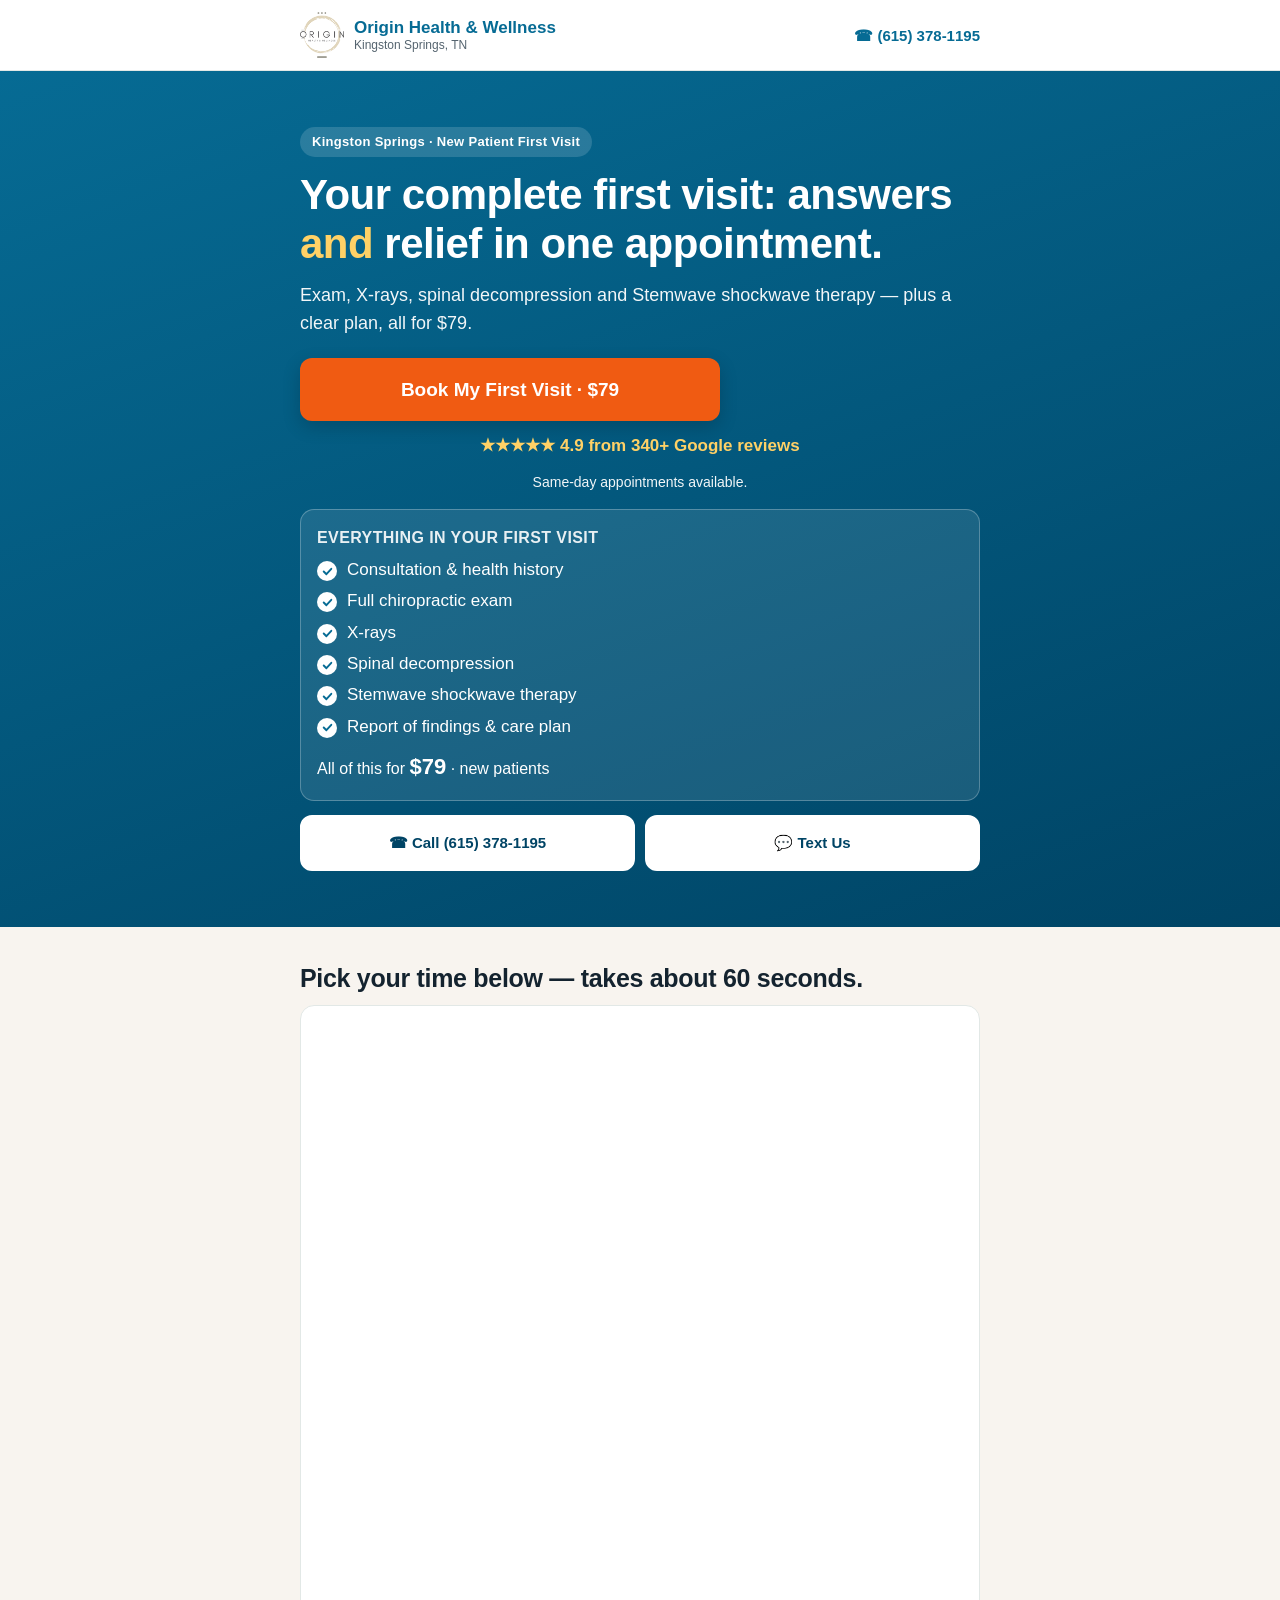
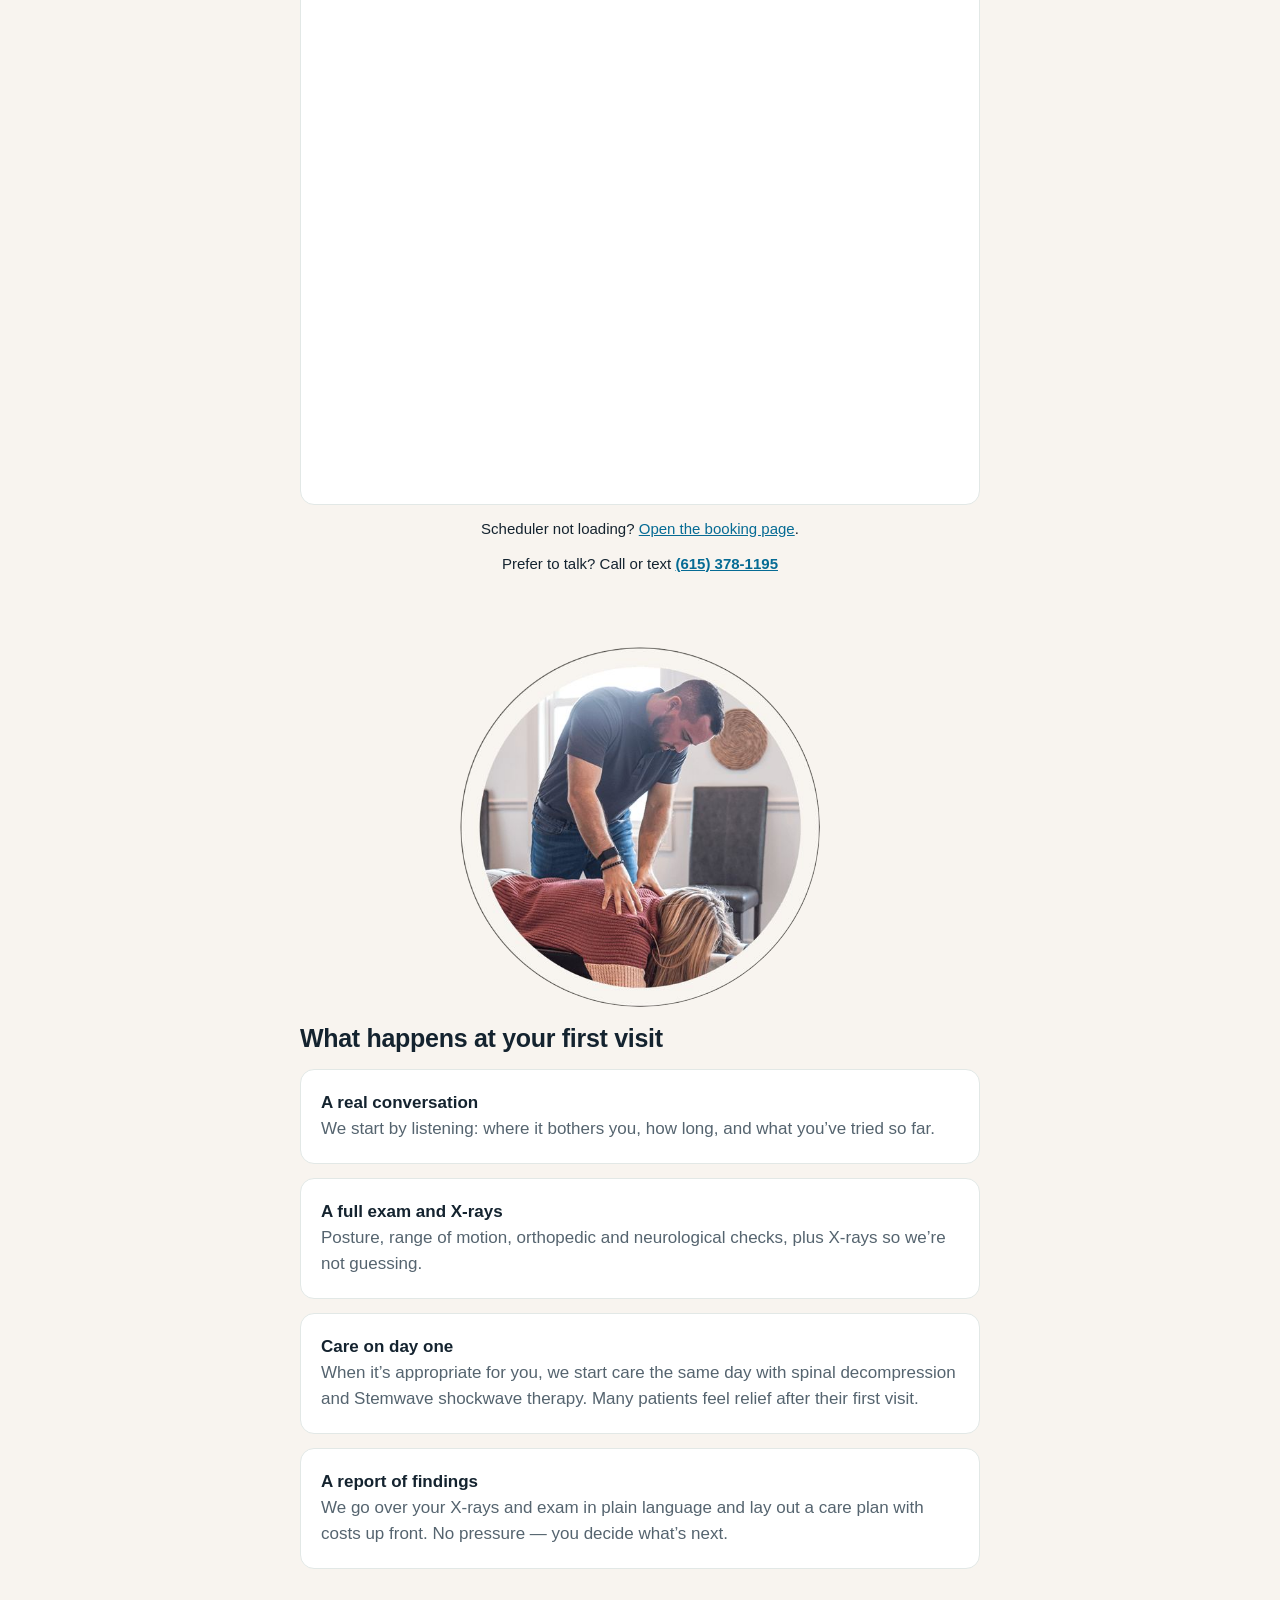
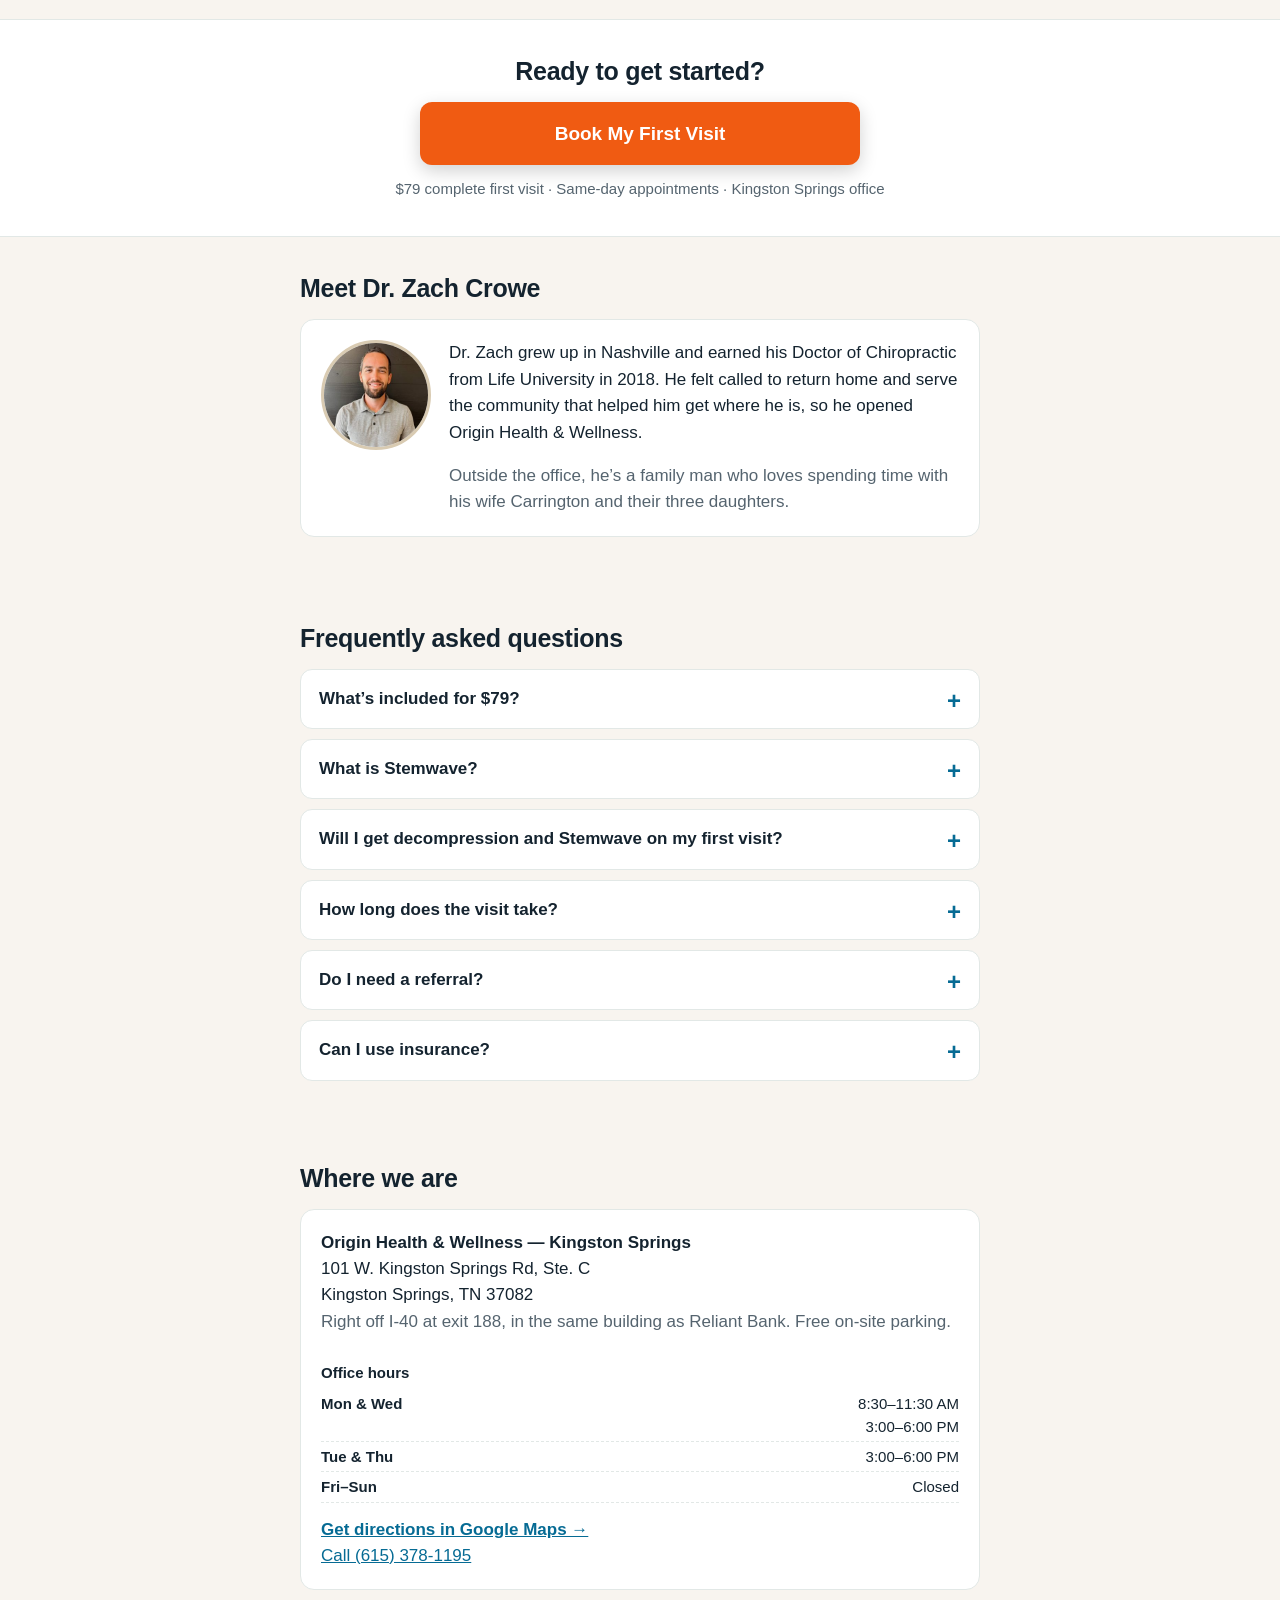
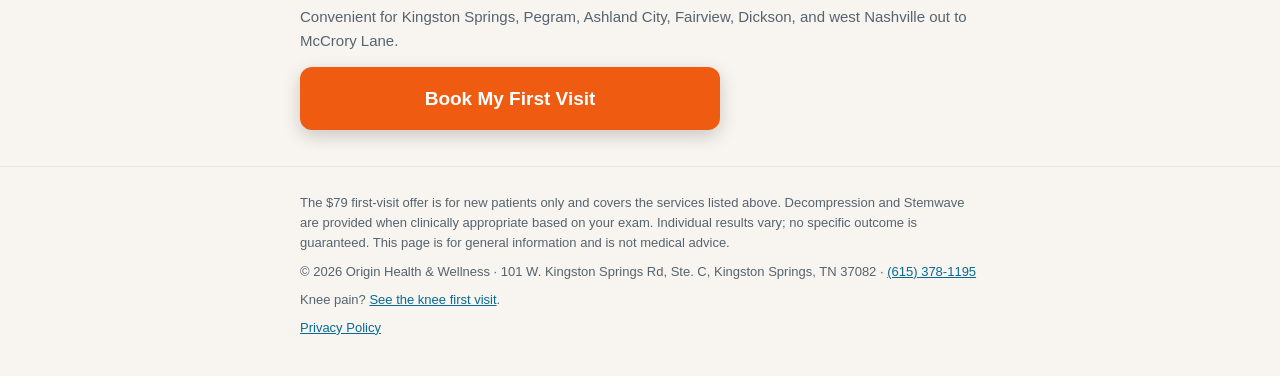
<file: index.html>
<!doctype html>
<html lang="en"><head>
<meta charset="utf-8"><meta name="viewport" content="width=device-width,initial-scale=1,viewport-fit=cover">
<title>Complete First Visit | Chiropractic in Kingston Springs, TN</title>
<meta name="description" content="One first visit in Kingston Springs: consultation, exam, X-rays, spinal decompression, Stemwave shockwave therapy and a report of findings with your care plan.">
<meta property="og:title" content="Complete First Visit | Chiropractic in Kingston Springs, TN"><meta property="og:description" content="One first visit in Kingston Springs: consultation, exam, X-rays, spinal decompression, Stemwave shockwave therapy and a report of findings with your care plan."><meta property="og:type" content="website">
<meta name="theme-color" content="#0f5e6e">
<link rel="preconnect" href="https://portal.sked.life">
<link rel="stylesheet" href="style.css">
<script>
!function(f,b,e,v,n,t,s){if(f.fbq)return;n=f.fbq=function(){n.callMethod?n.callMethod.apply(n,arguments):n.queue.push(arguments)};if(!f._fbq)f._fbq=n;n.push=n;n.loaded=!0;n.version='2.0';n.queue=[];t=b.createElement(e);t.async=!0;t.src=v;s=b.getElementsByTagName(e)[0];s.parentNode.insertBefore(t,s)}(window,document,'script','https://connect.facebook.net/en_US/fbevents.js');
fbq.disablePushState=true;fbq('init','791773248585047');fbq('track','PageView');
</script>
<noscript><img height="1" width="1" style="display:none" alt="" src="https://www.facebook.com/tr?id=791773248585047&ev=PageView&noscript=1"></noscript>
</head><body data-offer="chiro_np">
<header class="top"><div class="wrap">
<a class="logo" href="./"><img src="img/logo.png" alt="Origin Health &amp; Wellness logo" width="44" height="46"><span>Origin Health &amp; Wellness<small>Kingston Springs, TN</small></span></a>
<a class="call" data-ev="call" href="tel:+16153781195">&#9742; (615) 378-1195</a>
</div></header>

<main>
<section class="hero"><div class="wrap">
<span class="eyebrow">Kingston Springs &middot; New Patient First Visit</span>
<h1>Your complete first visit: answers <em>and</em> relief in one appointment.</h1>
<p class="lead">Exam, X-rays, spinal decompression and Stemwave shockwave therapy &mdash; plus a clear plan, all for <span data-offer="price">$79</span>.</p>
<a class="btn" href="#book">Book My First Visit &middot; <span data-offer="price">$79</span></a>
<p class="reviews">&#9733;&#9733;&#9733;&#9733;&#9733; 4.9 from 340+ Google reviews</p>
<p class="spots">Same-day appointments available.</p>
<div class="stack"><p class="stack-h">Everything in your first visit</p><ul class="checks"><li>Consultation &amp; health history</li><li>Full chiropractic exam</li><li>X-rays</li><li>Spinal decompression</li><li>Stemwave shockwave therapy</li><li>Report of findings &amp; care plan</li></ul>
<p class="stack-p">All of this for <b><span data-offer="price">$79</span></b> &middot; new patients</p></div>
<div class="contact-row"><a class="btn alt-btn" data-ev="call" href="tel:+16153781195">&#9742; Call (615) 378-1195</a><a class="btn alt-btn" data-ev="text" href="sms:+16153781195?&amp;body=Hi%2C%20I%27m%20interested%20in%20the%20new%20patient%20first%20visit">&#128172; Text Us</a></div>
</div></section>

<section class="book" id="book"><div class="wrap">
<h2>Pick your time below &mdash; takes about 60 seconds.</h2>
<iframe src="https://portal.sked.life/new-patient/time?key=c8ee289774bc4b73c769e722c77773aa9319d83832ac2dd619b5d44dfc84d4af&amp;from=" title="Book your appointment online"></iframe>
<p class="alt">Scheduler not loading? <a data-ev="bookext" href="https://portal.sked.life/new-patient/time?key=c8ee289774bc4b73c769e722c77773aa9319d83832ac2dd619b5d44dfc84d4af&amp;from=" target="_blank" rel="noopener">Open the booking page</a>.</p>
<p class="alt">Prefer to talk? Call or text <a data-ev="call" href="tel:+16153781195"><b>(615) 378-1195</b></a></p>
</div></section>

<section class="light"><div class="wrap">
<img class="office" src="img/ks-office.jpg" alt="Chiropractic care at our Kingston Springs office" width="360" height="360" loading="lazy">
<h2>What happens at your first visit</h2>
<div class="card"><b>A real conversation</b><br><span class="muted">We start by listening: where it bothers you, how long, and what you&rsquo;ve tried so far.</span></div><div class="card"><b>A full exam and X-rays</b><br><span class="muted">Posture, range of motion, orthopedic and neurological checks, plus X-rays so we&rsquo;re not guessing.</span></div><div class="card"><b>Care on day one</b><br><span class="muted">When it&rsquo;s appropriate for you, we start care the same day with spinal decompression and Stemwave shockwave therapy. Many patients feel relief after their first visit.</span></div><div class="card"><b>A report of findings</b><br><span class="muted">We go over your X-rays and exam in plain language and lay out a care plan with costs up front. No pressure &mdash; you decide what&rsquo;s next.</span></div>
</div></section>

<section class="mid"><div class="wrap">
<h2>Ready to get started?</h2>
<a class="btn" href="#book">Book My First Visit</a>
<p><span data-offer="price">$79</span> complete first visit &middot; Same-day appointments &middot; Kingston Springs office</p>
</div></section>

<section><div class="wrap">
<h2>Meet Dr. Zach Crowe</h2>
<div class="card doc"><img src="img/dr-zach.jpg" alt="Dr. Zach Crowe" width="110" height="110" loading="lazy">
<div><p style="margin-top:0">Dr. Zach grew up in Nashville and earned his Doctor of Chiropractic from Life University in 2018. He felt called to return home and serve the community that helped him get where he is, so he opened Origin Health &amp; Wellness.</p>
<p class="muted" style="margin-bottom:0">Outside the office, he&rsquo;s a family man who loves spending time with his wife Carrington and their three daughters.</p></div></div>
</div></section>

<section><div class="wrap">
<h2>Frequently asked questions</h2>
<details><summary>What&rsquo;s included for <span data-offer="price">$79</span>?</summary><p>Your consultation, full exam, X-rays, spinal decompression, Stemwave shockwave therapy, and a report of findings with your care plan. It&rsquo;s a complete first visit, not just a screening.</p></details><details><summary>What is Stemwave?</summary><p>Stemwave is a non-invasive acoustic (shockwave) therapy applied to the area that hurts. There are no needles or medications, and many patients feel relief after a session.</p></details><details><summary>Will I get decompression and Stemwave on my first visit?</summary><p>Yes, as long as the exam shows they&rsquo;re appropriate for you. If something in your exam or X-rays means another approach is better, we&rsquo;ll explain why.</p></details><details><summary>How long does the visit take?</summary><p>Plan on about an hour to an hour and a half for your first visit.</p></details><details><summary>Do I need a referral?</summary><p>No referral is needed. You can book online or by calling the office.</p></details><details><summary>Can I use insurance?</summary><p>The <span data-offer="price">$79</span> first visit is a flat cash price. Call the office if you have questions about using insurance for ongoing care.</p></details>
</div></section>

<section class="loc"><div class="wrap">
<h2>Where we are</h2>
<div class="card">
<b>Origin Health &amp; Wellness &mdash; Kingston Springs</b><br>101 W. Kingston Springs Rd, Ste. C<br>Kingston Springs, TN 37082<br>
<span class="muted">Right off I-40 at exit 188, in the same building as Reliant Bank. Free on-site parking.</span><br><br>
<div class="hours"><b>Office hours</b><div><span>Mon &amp; Wed</span><span>8:30&ndash;11:30 AM<br>3:00&ndash;6:00 PM</span></div><div><span>Tue &amp; Thu</span><span>3:00&ndash;6:00 PM</span></div><div><span>Fri&ndash;Sun</span><span>Closed</span></div></div>
<a class="map" href="https://www.google.com/maps/search/?api=1&amp;query=Origin+Health+%26+Wellness%2C+101+W+Kingston+Springs+Rd+Ste+C%2C+Kingston+Springs%2C+TN+37082" target="_blank" rel="noopener">Get directions in Google Maps &rarr;</a><br>
<a data-ev="call" href="tel:+16153781195">Call (615) 378-1195</a>
</div>
<p class="muted" style="font-size:15px">Convenient for Kingston Springs, Pegram, Ashland City, Fairview, Dickson, and west Nashville out to McCrory Lane.</p>
<a class="btn" href="#book">Book My First Visit</a>
</div></section>
</main>

<footer><div class="wrap">
<p>The <span data-offer="price">$79</span> first-visit offer is for new patients only and covers the services listed above. Decompression and Stemwave are provided when clinically appropriate based on your exam. Individual results vary; no specific outcome is guaranteed. This page is for general information and is not medical advice.</p>
<p>&copy; 2026 Origin Health &amp; Wellness &middot; 101 W. Kingston Springs Rd, Ste. C, Kingston Springs, TN 37082 &middot; <a data-ev="call" href="tel:+16153781195">(615) 378-1195</a></p>
<p>Knee pain? <a href="knee/">See the knee first visit</a>.</p>
<p><a href="privacy/">Privacy Policy</a></p>
</div></footer>

<div class="sticky"><a class="btn" href="#book">Book &middot; <span data-offer="price">$79</span></a><a class="btn call" data-ev="call" href="tel:+16153781195">&#9742; Call</a></div>
<script src="offer.js"></script>
<script src="pixel-events.js"></script>
</body></html>
</file>
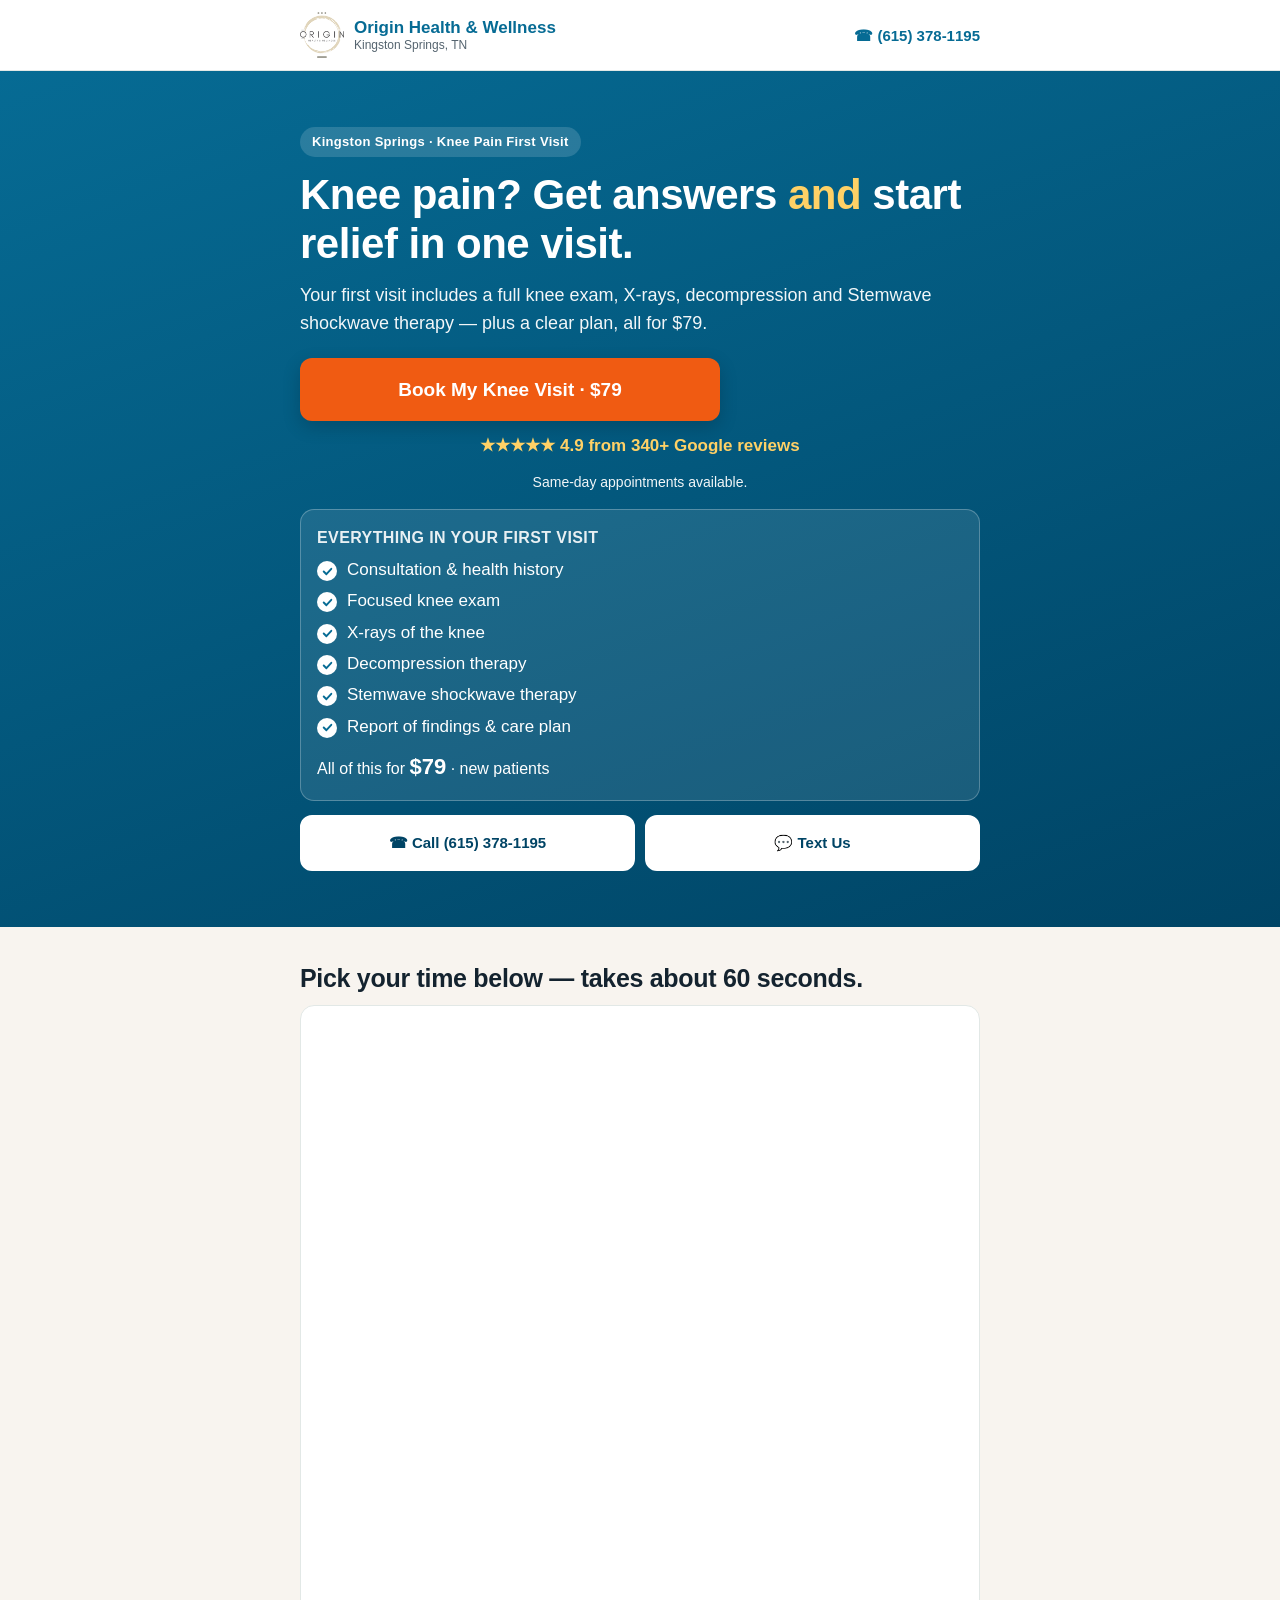
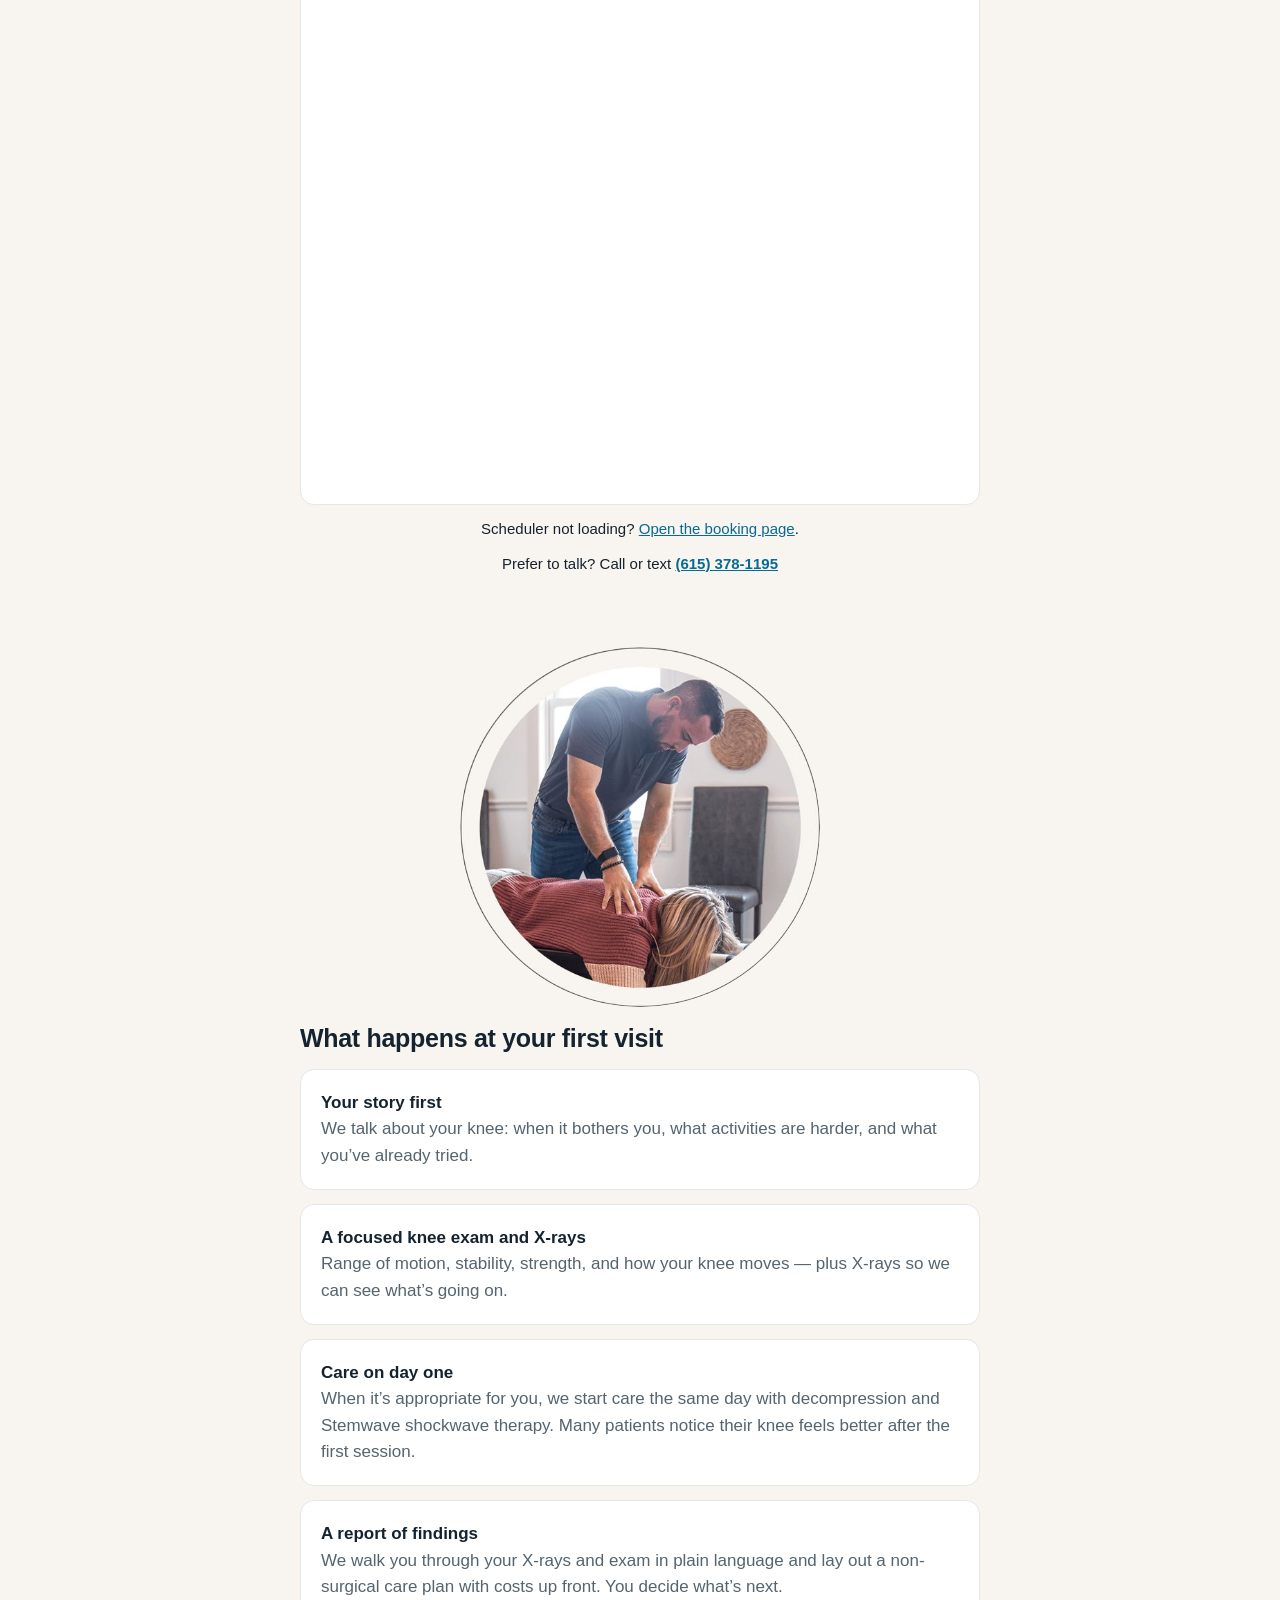
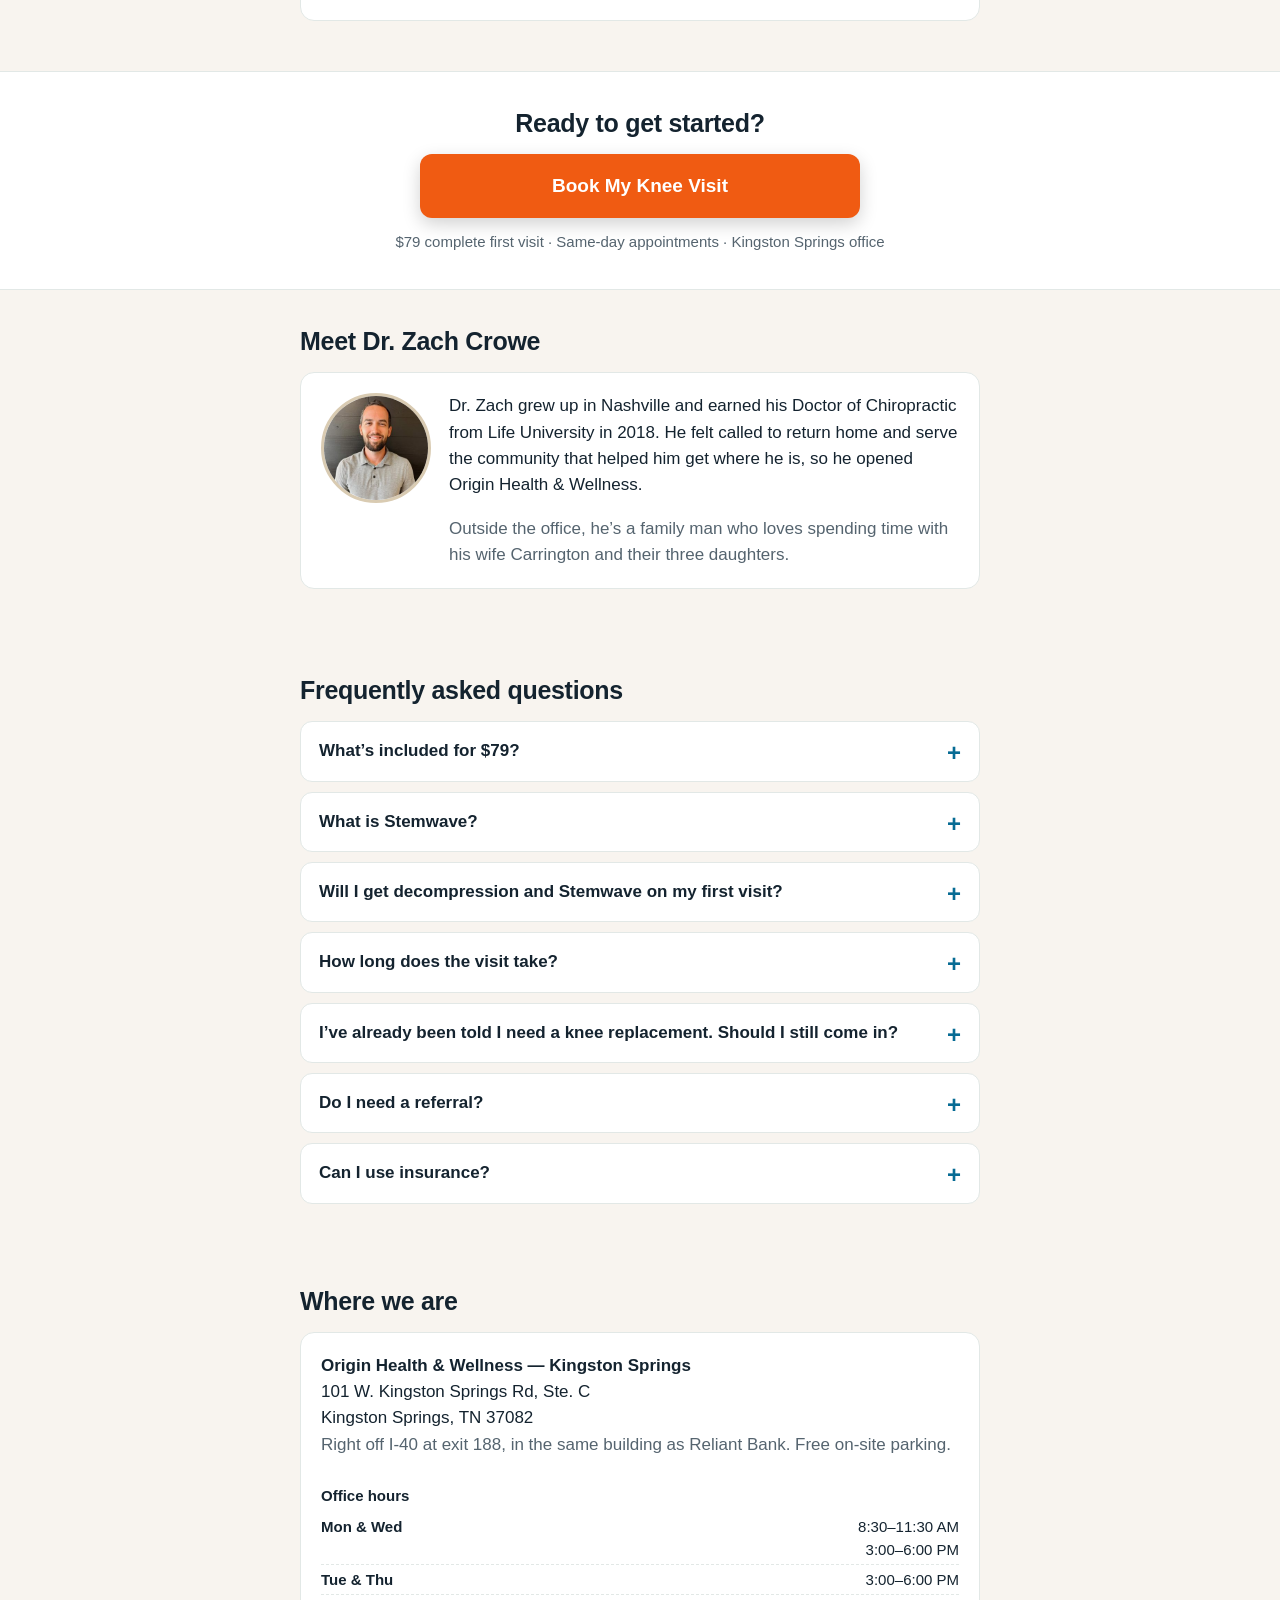
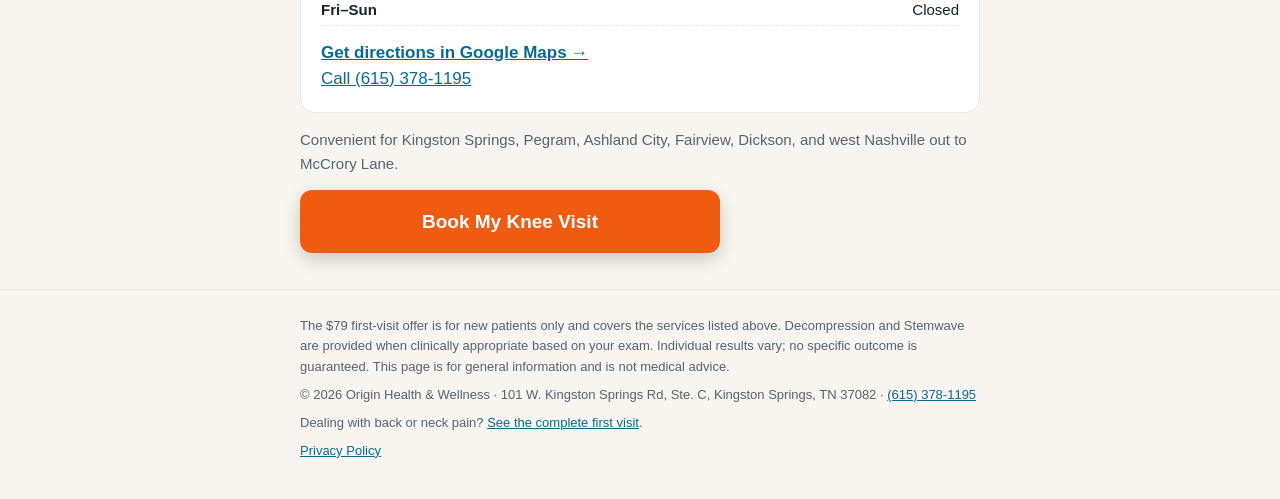
<file: knee/index.html>
<!doctype html>
<html lang="en"><head>
<meta charset="utf-8"><meta name="viewport" content="width=device-width,initial-scale=1,viewport-fit=cover">
<title>Complete Knee Pain First Visit | Non-Surgical Knee Care in Kingston Springs, TN</title>
<meta name="description" content="One first visit for knee pain in Kingston Springs: consultation, knee exam, X-rays, decompression, Stemwave shockwave therapy and a report of findings with your care plan.">
<meta property="og:title" content="Complete Knee Pain First Visit | Non-Surgical Knee Care in Kingston Springs, TN"><meta property="og:description" content="One first visit for knee pain in Kingston Springs: consultation, knee exam, X-rays, decompression, Stemwave shockwave therapy and a report of findings with your care plan."><meta property="og:type" content="website">
<meta name="theme-color" content="#0f5e6e">
<link rel="preconnect" href="https://portal.sked.life">
<link rel="stylesheet" href="../style.css">
<script>
!function(f,b,e,v,n,t,s){if(f.fbq)return;n=f.fbq=function(){n.callMethod?n.callMethod.apply(n,arguments):n.queue.push(arguments)};if(!f._fbq)f._fbq=n;n.push=n;n.loaded=!0;n.version='2.0';n.queue=[];t=b.createElement(e);t.async=!0;t.src=v;s=b.getElementsByTagName(e)[0];s.parentNode.insertBefore(t,s)}(window,document,'script','https://connect.facebook.net/en_US/fbevents.js');
fbq.disablePushState=true;fbq('init','791773248585047');fbq('track','PageView');
</script>
<noscript><img height="1" width="1" style="display:none" alt="" src="https://www.facebook.com/tr?id=791773248585047&ev=PageView&noscript=1"></noscript>
</head><body data-offer="knee">
<header class="top"><div class="wrap">
<a class="logo" href="./"><img src="../img/logo.png" alt="Origin Health &amp; Wellness logo" width="44" height="46"><span>Origin Health &amp; Wellness<small>Kingston Springs, TN</small></span></a>
<a class="call" data-ev="call" href="tel:+16153781195">&#9742; (615) 378-1195</a>
</div></header>

<main>
<section class="hero"><div class="wrap">
<span class="eyebrow">Kingston Springs &middot; Knee Pain First Visit</span>
<h1>Knee pain? Get answers <em>and</em> start relief in one visit.</h1>
<p class="lead">Your first visit includes a full knee exam, X-rays, decompression and Stemwave shockwave therapy &mdash; plus a clear plan, all for <span data-offer="price">$79</span>.</p>
<a class="btn" href="#book">Book My Knee Visit &middot; <span data-offer="price">$79</span></a>
<p class="reviews">&#9733;&#9733;&#9733;&#9733;&#9733; 4.9 from 340+ Google reviews</p>
<p class="spots">Same-day appointments available.</p>
<div class="stack"><p class="stack-h">Everything in your first visit</p><ul class="checks"><li>Consultation &amp; health history</li><li>Focused knee exam</li><li>X-rays of the knee</li><li>Decompression therapy</li><li>Stemwave shockwave therapy</li><li>Report of findings &amp; care plan</li></ul>
<p class="stack-p">All of this for <b><span data-offer="price">$79</span></b> &middot; new patients</p></div>
<div class="contact-row"><a class="btn alt-btn" data-ev="call" href="tel:+16153781195">&#9742; Call (615) 378-1195</a><a class="btn alt-btn" data-ev="text" href="sms:+16153781195?&amp;body=Hi%2C%20I%27m%20interested%20in%20the%20knee%20first%20visit">&#128172; Text Us</a></div>
</div></section>

<section class="book" id="book"><div class="wrap">
<h2>Pick your time below &mdash; takes about 60 seconds.</h2>
<iframe src="https://portal.sked.life/new-patient/time?key=c8ee289774bc4b73c769e722c77773aa9319d83832ac2dd619b5d44dfc84d4af&amp;from=" title="Book your appointment online"></iframe>
<p class="alt">Scheduler not loading? <a data-ev="bookext" href="https://portal.sked.life/new-patient/time?key=c8ee289774bc4b73c769e722c77773aa9319d83832ac2dd619b5d44dfc84d4af&amp;from=" target="_blank" rel="noopener">Open the booking page</a>.</p>
<p class="alt">Prefer to talk? Call or text <a data-ev="call" href="tel:+16153781195"><b>(615) 378-1195</b></a></p>
</div></section>

<section class="light"><div class="wrap">
<img class="office" src="../img/ks-office.jpg" alt="Chiropractic care at our Kingston Springs office" width="360" height="360" loading="lazy">
<h2>What happens at your first visit</h2>
<div class="card"><b>Your story first</b><br><span class="muted">We talk about your knee: when it bothers you, what activities are harder, and what you&rsquo;ve already tried.</span></div><div class="card"><b>A focused knee exam and X-rays</b><br><span class="muted">Range of motion, stability, strength, and how your knee moves &mdash; plus X-rays so we can see what&rsquo;s going on.</span></div><div class="card"><b>Care on day one</b><br><span class="muted">When it&rsquo;s appropriate for you, we start care the same day with decompression and Stemwave shockwave therapy. Many patients notice their knee feels better after the first session.</span></div><div class="card"><b>A report of findings</b><br><span class="muted">We walk you through your X-rays and exam in plain language and lay out a non-surgical care plan with costs up front. You decide what&rsquo;s next.</span></div>
</div></section>

<section class="mid"><div class="wrap">
<h2>Ready to get started?</h2>
<a class="btn" href="#book">Book My Knee Visit</a>
<p><span data-offer="price">$79</span> complete first visit &middot; Same-day appointments &middot; Kingston Springs office</p>
</div></section>

<section><div class="wrap">
<h2>Meet Dr. Zach Crowe</h2>
<div class="card doc"><img src="../img/dr-zach.jpg" alt="Dr. Zach Crowe" width="110" height="110" loading="lazy">
<div><p style="margin-top:0">Dr. Zach grew up in Nashville and earned his Doctor of Chiropractic from Life University in 2018. He felt called to return home and serve the community that helped him get where he is, so he opened Origin Health &amp; Wellness.</p>
<p class="muted" style="margin-bottom:0">Outside the office, he&rsquo;s a family man who loves spending time with his wife Carrington and their three daughters.</p></div></div>
</div></section>

<section><div class="wrap">
<h2>Frequently asked questions</h2>
<details><summary>What&rsquo;s included for <span data-offer="price">$79</span>?</summary><p>Your consultation, knee exam, X-rays, decompression, Stemwave shockwave therapy, and a report of findings with your care plan. It&rsquo;s a complete first visit, not just a screening.</p></details><details><summary>What is Stemwave?</summary><p>Stemwave is a non-invasive acoustic (shockwave) therapy applied to the area that hurts. There are no needles or medications, and many patients feel relief after a session.</p></details><details><summary>Will I get decompression and Stemwave on my first visit?</summary><p>Yes, as long as the exam shows they&rsquo;re appropriate for you. If something in your exam or X-rays means another approach is better, we&rsquo;ll explain why.</p></details><details><summary>How long does the visit take?</summary><p>Plan on about an hour to an hour and a half for your first visit.</p></details><details><summary>I&rsquo;ve already been told I need a knee replacement. Should I still come in?</summary><p>Many people want to understand all of their options before deciding on surgery. The visit gives you more information; it doesn&rsquo;t replace your surgeon&rsquo;s advice, and the decision is always yours.</p></details><details><summary>Do I need a referral?</summary><p>No referral is needed. You can book online or by calling the office.</p></details><details><summary>Can I use insurance?</summary><p>The <span data-offer="price">$79</span> first visit is a flat cash price. Call the office if you have questions about using insurance for ongoing care.</p></details>
</div></section>

<section class="loc"><div class="wrap">
<h2>Where we are</h2>
<div class="card">
<b>Origin Health &amp; Wellness &mdash; Kingston Springs</b><br>101 W. Kingston Springs Rd, Ste. C<br>Kingston Springs, TN 37082<br>
<span class="muted">Right off I-40 at exit 188, in the same building as Reliant Bank. Free on-site parking.</span><br><br>
<div class="hours"><b>Office hours</b><div><span>Mon &amp; Wed</span><span>8:30&ndash;11:30 AM<br>3:00&ndash;6:00 PM</span></div><div><span>Tue &amp; Thu</span><span>3:00&ndash;6:00 PM</span></div><div><span>Fri&ndash;Sun</span><span>Closed</span></div></div>
<a class="map" href="https://www.google.com/maps/search/?api=1&amp;query=Origin+Health+%26+Wellness%2C+101+W+Kingston+Springs+Rd+Ste+C%2C+Kingston+Springs%2C+TN+37082" target="_blank" rel="noopener">Get directions in Google Maps &rarr;</a><br>
<a data-ev="call" href="tel:+16153781195">Call (615) 378-1195</a>
</div>
<p class="muted" style="font-size:15px">Convenient for Kingston Springs, Pegram, Ashland City, Fairview, Dickson, and west Nashville out to McCrory Lane.</p>
<a class="btn" href="#book">Book My Knee Visit</a>
</div></section>
</main>

<footer><div class="wrap">
<p>The <span data-offer="price">$79</span> first-visit offer is for new patients only and covers the services listed above. Decompression and Stemwave are provided when clinically appropriate based on your exam. Individual results vary; no specific outcome is guaranteed. This page is for general information and is not medical advice.</p>
<p>&copy; 2026 Origin Health &amp; Wellness &middot; 101 W. Kingston Springs Rd, Ste. C, Kingston Springs, TN 37082 &middot; <a data-ev="call" href="tel:+16153781195">(615) 378-1195</a></p>
<p>Dealing with back or neck pain? <a href="../">See the complete first visit</a>.</p>
<p><a href="../privacy/">Privacy Policy</a></p>
</div></footer>

<div class="sticky"><a class="btn" href="#book">Book &middot; <span data-offer="price">$79</span></a><a class="btn call" data-ev="call" href="tel:+16153781195">&#9742; Call</a></div>
<script src="../offer.js"></script>
<script src="../pixel-events.js"></script>
</body></html>
</file>
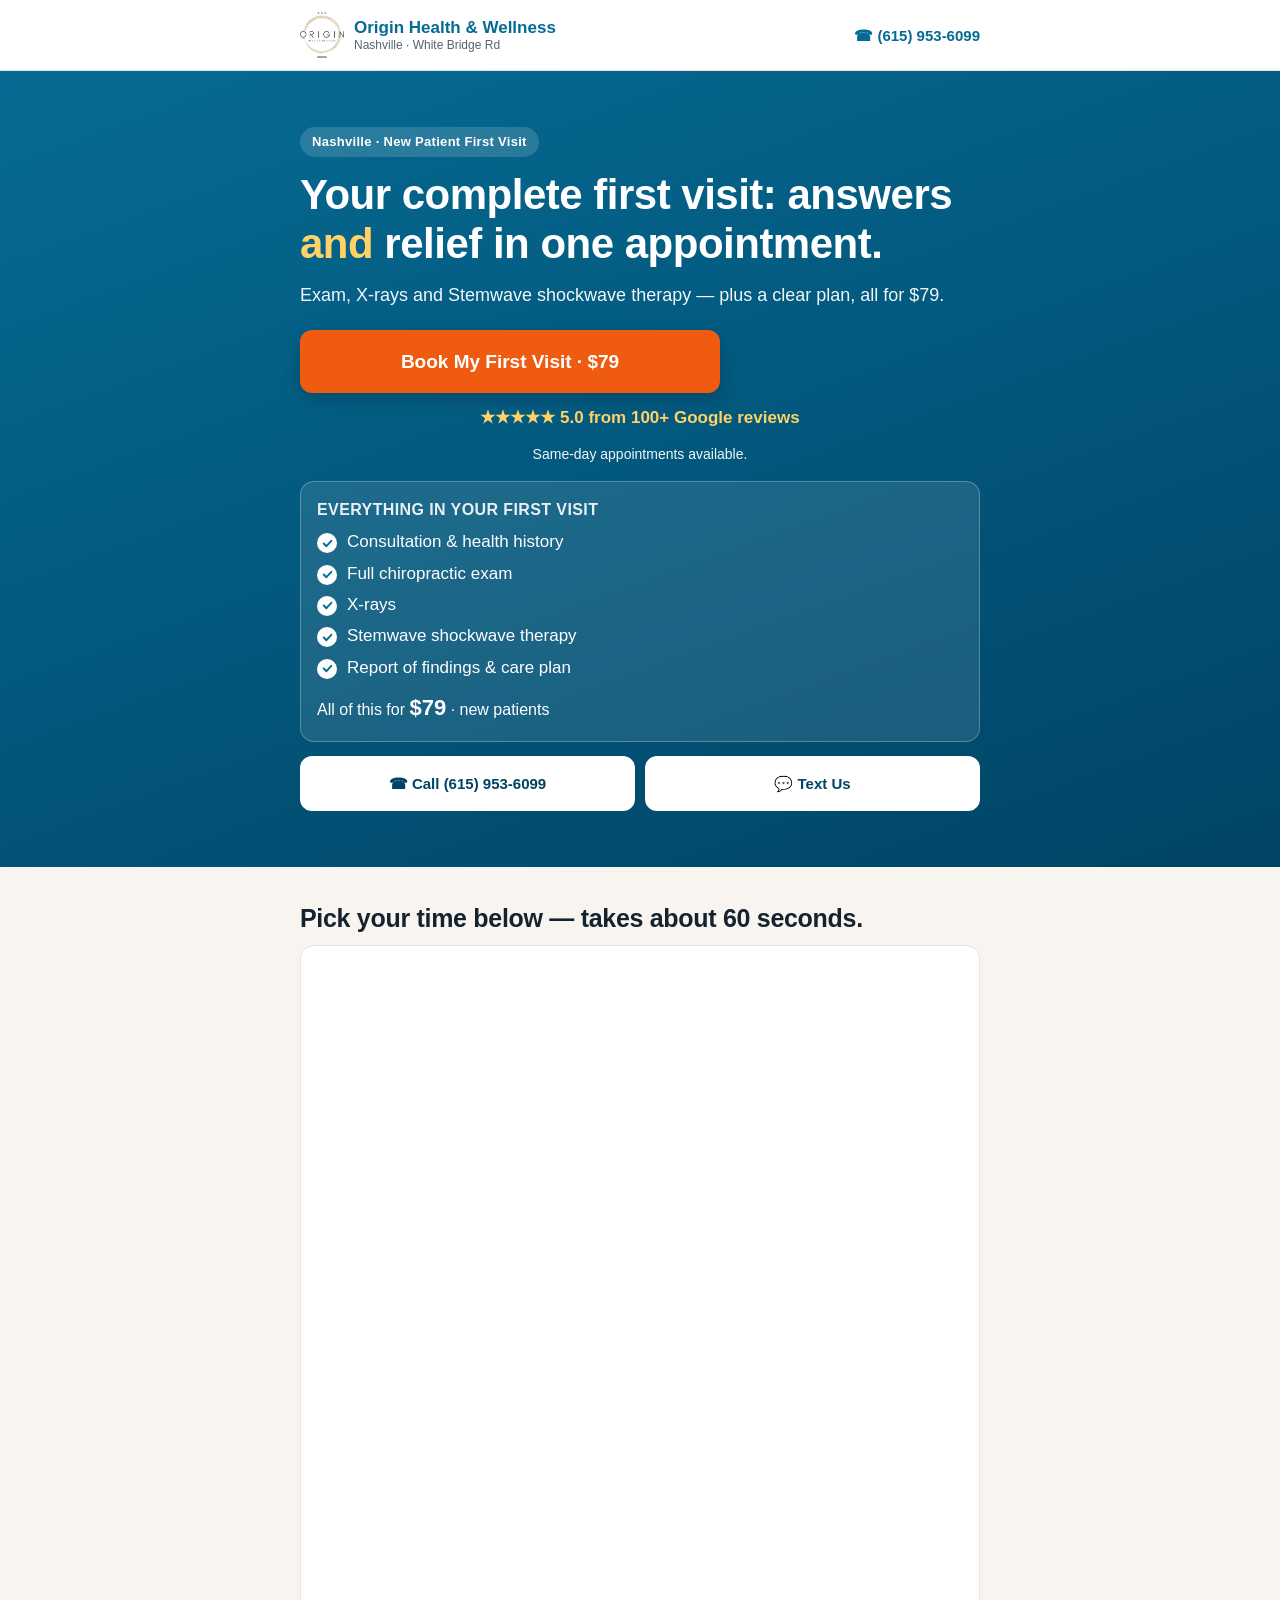
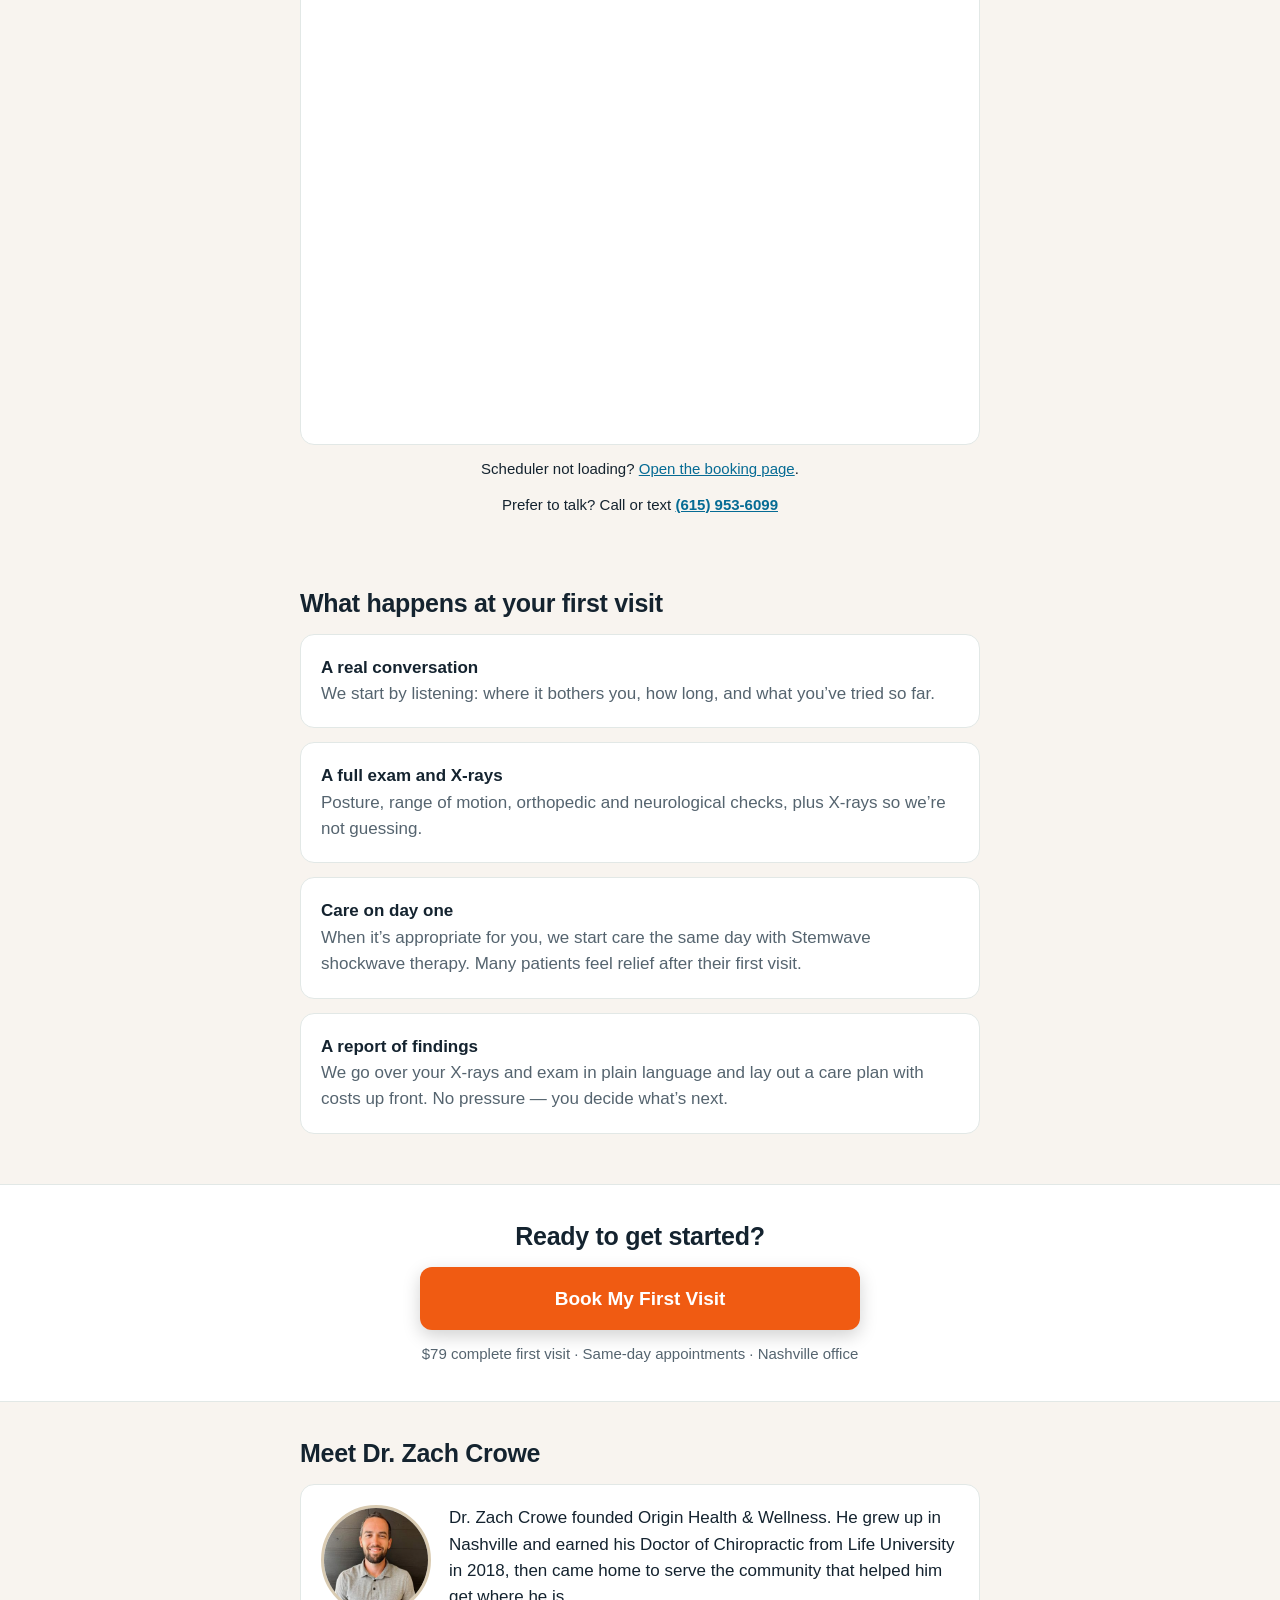
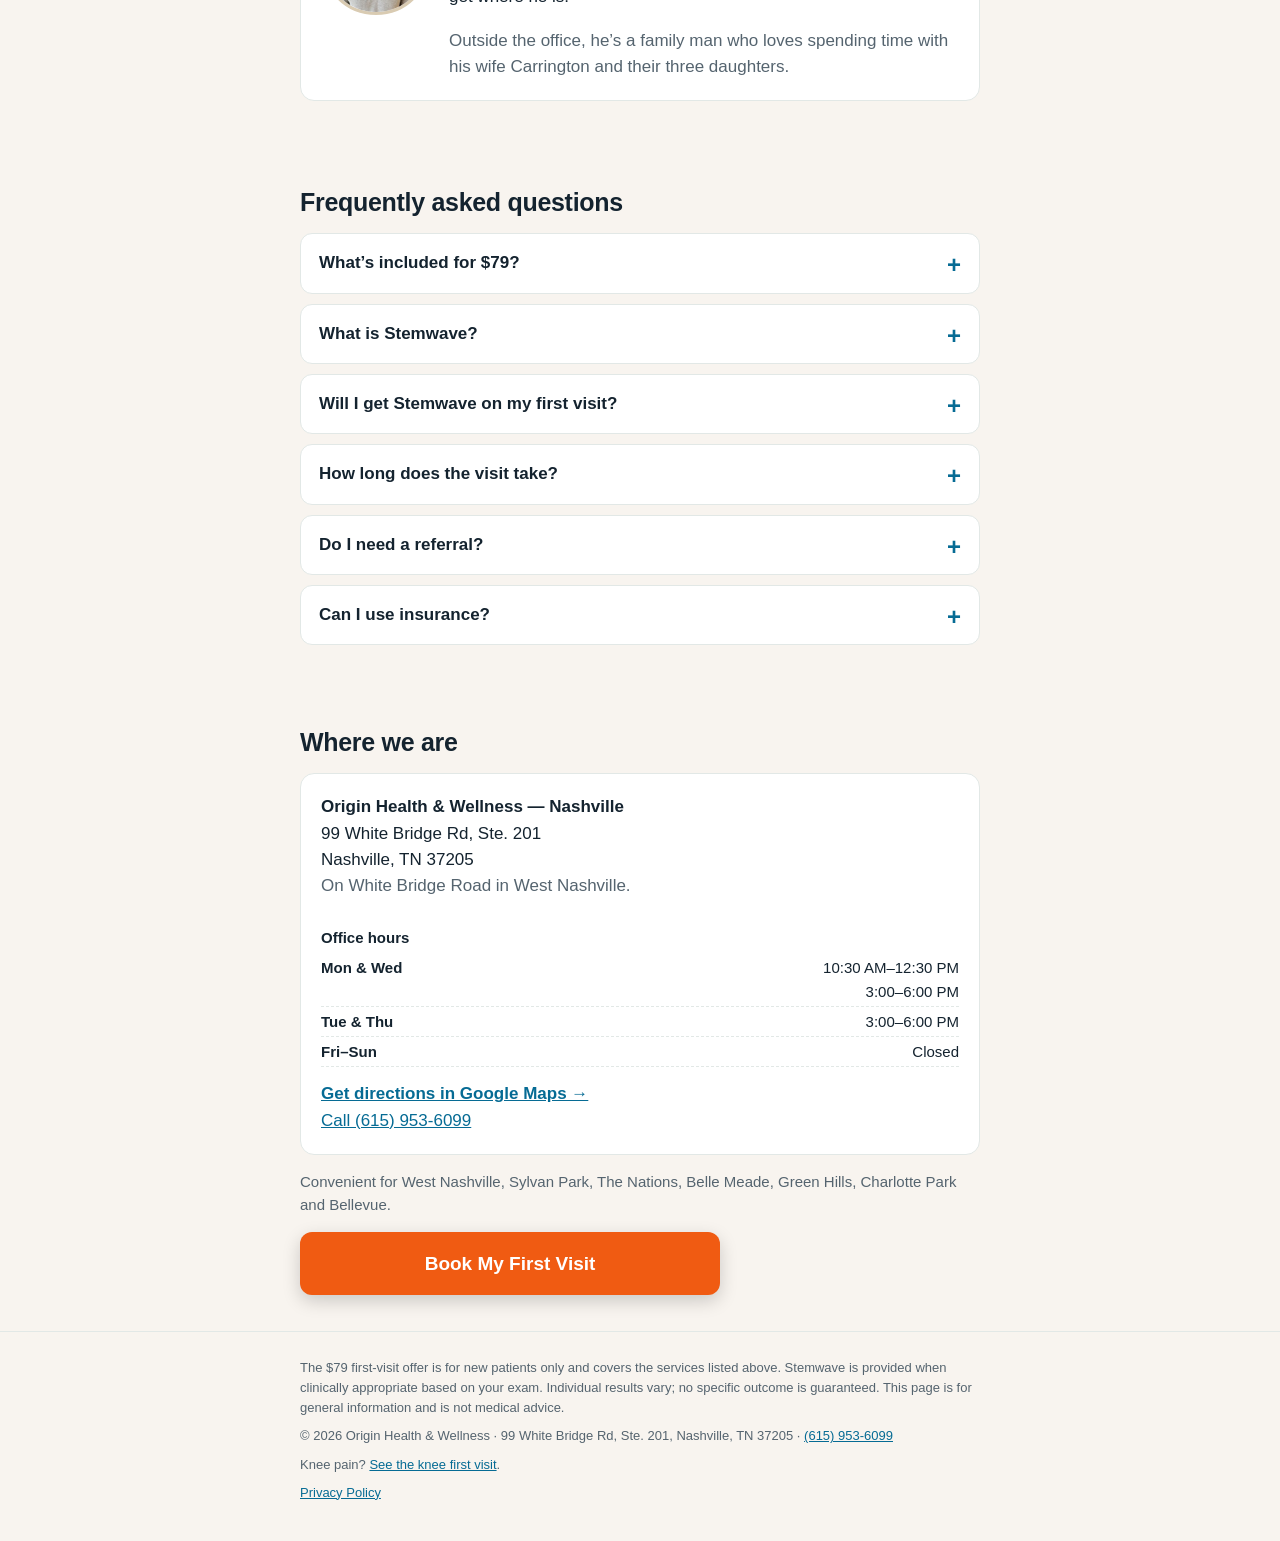
<file: nashville/index.html>
<!doctype html>
<html lang="en"><head>
<meta charset="utf-8"><meta name="viewport" content="width=device-width,initial-scale=1,viewport-fit=cover">
<title>Complete First Visit | Chiropractic in Nashville, TN</title>
<meta name="description" content="One first visit in Nashville: consultation, exam, X-rays, Stemwave shockwave therapy and a report of findings with your care plan.">
<meta property="og:title" content="Complete First Visit | Chiropractic in Nashville, TN"><meta property="og:description" content="One first visit in Nashville: consultation, exam, X-rays, Stemwave shockwave therapy and a report of findings with your care plan."><meta property="og:type" content="website">
<meta name="theme-color" content="#0f5e6e">
<link rel="preconnect" href="https://intake.chirohd.com">
<link rel="stylesheet" href="../style.css">
<script>
!function(f,b,e,v,n,t,s){if(f.fbq)return;n=f.fbq=function(){n.callMethod?n.callMethod.apply(n,arguments):n.queue.push(arguments)};if(!f._fbq)f._fbq=n;n.push=n;n.loaded=!0;n.version='2.0';n.queue=[];t=b.createElement(e);t.async=!0;t.src=v;s=b.getElementsByTagName(e)[0];s.parentNode.insertBefore(t,s)}(window,document,'script','https://connect.facebook.net/en_US/fbevents.js');
fbq.disablePushState=true;fbq('init','791773248585047');fbq('track','PageView');
</script>
<noscript><img height="1" width="1" style="display:none" alt="" src="https://www.facebook.com/tr?id=791773248585047&ev=PageView&noscript=1"></noscript>
</head><body data-offer="chiro_np_nash">
<header class="top"><div class="wrap">
<a class="logo" href="./"><img src="../img/logo.png" alt="Origin Health &amp; Wellness logo" width="44" height="46"><span>Origin Health &amp; Wellness<small>Nashville &middot; White Bridge Rd</small></span></a>
<a class="call" data-ev="call" href="tel:+16159536099">&#9742; (615) 953-6099</a>
</div></header>

<main>
<section class="hero"><div class="wrap">
<span class="eyebrow">Nashville &middot; New Patient First Visit</span>
<h1>Your complete first visit: answers <em>and</em> relief in one appointment.</h1>
<p class="lead">Exam, X-rays and Stemwave shockwave therapy &mdash; plus a clear plan, all for <span data-offer="price">$79</span>.</p>
<a class="btn" href="#book">Book My First Visit &middot; <span data-offer="price">$79</span></a>
<p class="reviews">&#9733;&#9733;&#9733;&#9733;&#9733; 5.0 from 100+ Google reviews</p>
<p class="spots">Same-day appointments available.</p>
<div class="stack"><p class="stack-h">Everything in your first visit</p><ul class="checks"><li>Consultation &amp; health history</li><li>Full chiropractic exam</li><li>X-rays</li><li>Stemwave shockwave therapy</li><li>Report of findings &amp; care plan</li></ul>
<p class="stack-p">All of this for <b><span data-offer="price">$79</span></b> &middot; new patients</p></div>
<div class="contact-row"><a class="btn alt-btn" data-ev="call" href="tel:+16159536099">&#9742; Call (615) 953-6099</a><a class="btn alt-btn" data-ev="text" href="sms:+16159536099?&amp;body=Hi%2C%20I%27m%20interested%20in%20the%20new%20patient%20first%20visit">&#128172; Text Us</a></div>
</div></section>

<section class="book" id="book"><div class="wrap">
<h2>Pick your time below &mdash; takes about 60 seconds.</h2>
<iframe src="https://intake.chirohd.com/new-patient-scheduling/507/origin-health-wellness-nashville" title="Book your Nashville appointment online"></iframe>
<p class="alt">Scheduler not loading? <a data-ev="bookext" href="https://intake.chirohd.com/new-patient-scheduling/507/origin-health-wellness-nashville" target="_blank" rel="noopener">Open the booking page</a>.</p>
<p class="alt">Prefer to talk? Call or text <a data-ev="call" href="tel:+16159536099"><b>(615) 953-6099</b></a></p>
</div></section>

<section class="light"><div class="wrap">

<h2>What happens at your first visit</h2>
<div class="card"><b>A real conversation</b><br><span class="muted">We start by listening: where it bothers you, how long, and what you&rsquo;ve tried so far.</span></div><div class="card"><b>A full exam and X-rays</b><br><span class="muted">Posture, range of motion, orthopedic and neurological checks, plus X-rays so we&rsquo;re not guessing.</span></div><div class="card"><b>Care on day one</b><br><span class="muted">When it&rsquo;s appropriate for you, we start care the same day with Stemwave shockwave therapy. Many patients feel relief after their first visit.</span></div><div class="card"><b>A report of findings</b><br><span class="muted">We go over your X-rays and exam in plain language and lay out a care plan with costs up front. No pressure &mdash; you decide what&rsquo;s next.</span></div>
</div></section>

<section class="mid"><div class="wrap">
<h2>Ready to get started?</h2>
<a class="btn" href="#book">Book My First Visit</a>
<p><span data-offer="price">$79</span> complete first visit &middot; Same-day appointments &middot; Nashville office</p>
</div></section>

<section><div class="wrap">
<h2>Meet Dr. Zach Crowe</h2>
<div class="card doc"><img src="../img/dr-zach.jpg" alt="Dr. Zach Crowe" width="110" height="110" loading="lazy">
<div><p style="margin-top:0">Dr. Zach Crowe founded Origin Health &amp; Wellness. He grew up in Nashville and earned his Doctor of Chiropractic from Life University in 2018, then came home to serve the community that helped him get where he is.</p>
<p class="muted" style="margin-bottom:0">Outside the office, he&rsquo;s a family man who loves spending time with his wife Carrington and their three daughters.</p></div></div>
</div></section>

<section><div class="wrap">
<h2>Frequently asked questions</h2>
<details><summary>What&rsquo;s included for <span data-offer="price">$79</span>?</summary><p>Your consultation, full exam, X-rays, Stemwave shockwave therapy, and a report of findings with your care plan. It&rsquo;s a complete first visit, not just a screening.</p></details><details><summary>What is Stemwave?</summary><p>Stemwave is a non-invasive acoustic (shockwave) therapy applied to the area that hurts. There are no needles or medications, and many patients feel relief after a session.</p></details><details><summary>Will I get Stemwave on my first visit?</summary><p>Yes, as long as the exam shows it&rsquo;s appropriate for you. If something in your exam or X-rays means another approach is better, we&rsquo;ll explain why.</p></details><details><summary>How long does the visit take?</summary><p>Plan on about an hour to an hour and a half for your first visit.</p></details><details><summary>Do I need a referral?</summary><p>No referral is needed. You can book online or by calling the office.</p></details><details><summary>Can I use insurance?</summary><p>The <span data-offer="price">$79</span> first visit is a flat cash price. Call the office if you have questions about using insurance for ongoing care.</p></details>
</div></section>

<section class="loc"><div class="wrap">
<h2>Where we are</h2>
<div class="card">
<b>Origin Health &amp; Wellness &mdash; Nashville</b><br>99 White Bridge Rd, Ste. 201<br>Nashville, TN 37205<br>
<span class="muted">On White Bridge Road in West Nashville.</span><br><br>
<div class="hours"><b>Office hours</b><div><span>Mon &amp; Wed</span><span>10:30 AM&ndash;12:30 PM<br>3:00&ndash;6:00 PM</span></div><div><span>Tue &amp; Thu</span><span>3:00&ndash;6:00 PM</span></div><div><span>Fri&ndash;Sun</span><span>Closed</span></div></div>
<a class="map" href="https://www.google.com/maps/search/?api=1&amp;query=Origin+Health+%26+Wellness%2C+99+White+Bridge+Rd+Ste+201%2C+Nashville%2C+TN+37205" target="_blank" rel="noopener">Get directions in Google Maps &rarr;</a><br>
<a data-ev="call" href="tel:+16159536099">Call (615) 953-6099</a>
</div>
<p class="muted" style="font-size:15px">Convenient for West Nashville, Sylvan Park, The Nations, Belle Meade, Green Hills, Charlotte Park and Bellevue.</p>
<a class="btn" href="#book">Book My First Visit</a>
</div></section>
</main>

<footer><div class="wrap">
<p>The <span data-offer="price">$79</span> first-visit offer is for new patients only and covers the services listed above. Stemwave is provided when clinically appropriate based on your exam. Individual results vary; no specific outcome is guaranteed. This page is for general information and is not medical advice.</p>
<p>&copy; 2026 Origin Health &amp; Wellness &middot; 99 White Bridge Rd, Ste. 201, Nashville, TN 37205 &middot; <a data-ev="call" href="tel:+16159536099">(615) 953-6099</a></p>
<p>Knee pain? <a href="knee/">See the knee first visit</a>.</p>
<p><a href="../privacy/">Privacy Policy</a></p>
</div></footer>

<div class="sticky"><a class="btn" href="#book">Book &middot; <span data-offer="price">$79</span></a><a class="btn call" data-ev="call" href="tel:+16159536099">&#9742; Call</a></div>
<script src="../offer.js"></script>
<script src="../pixel-events.js"></script>
</body></html>
</file>
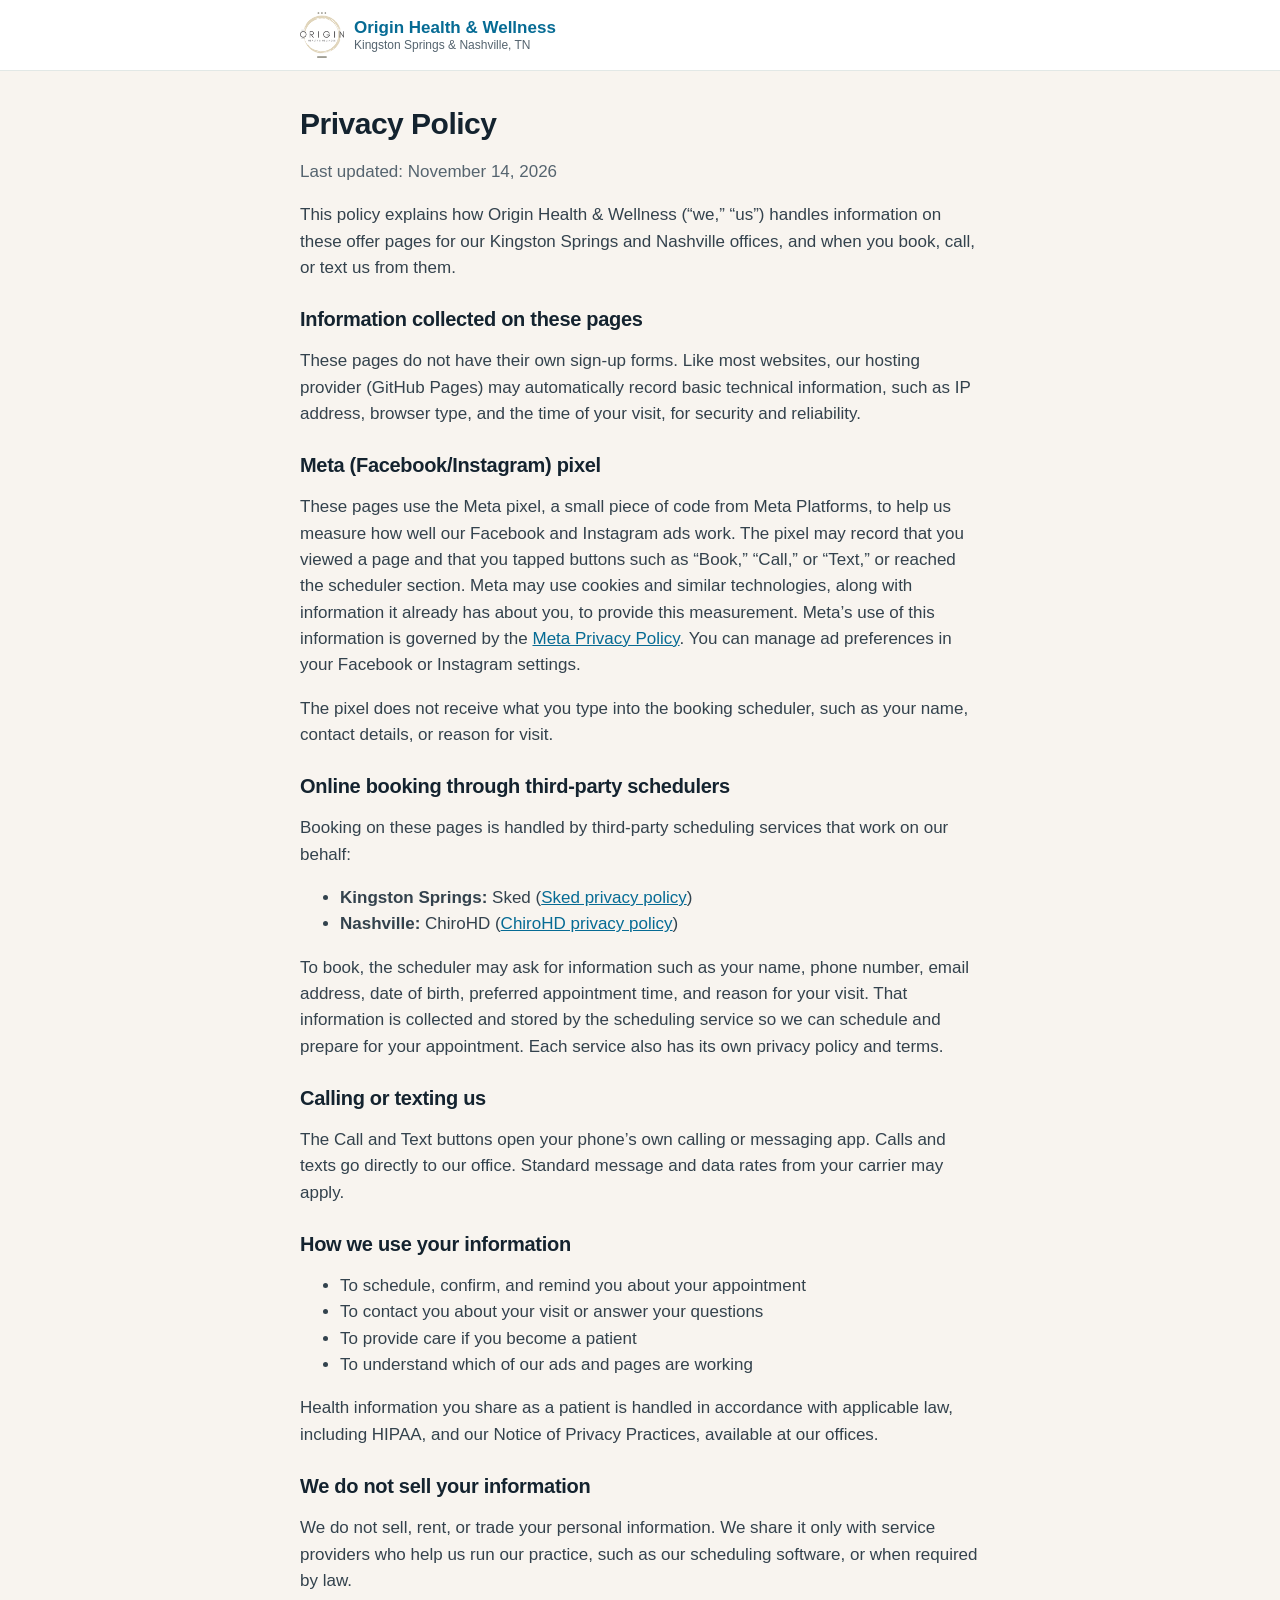
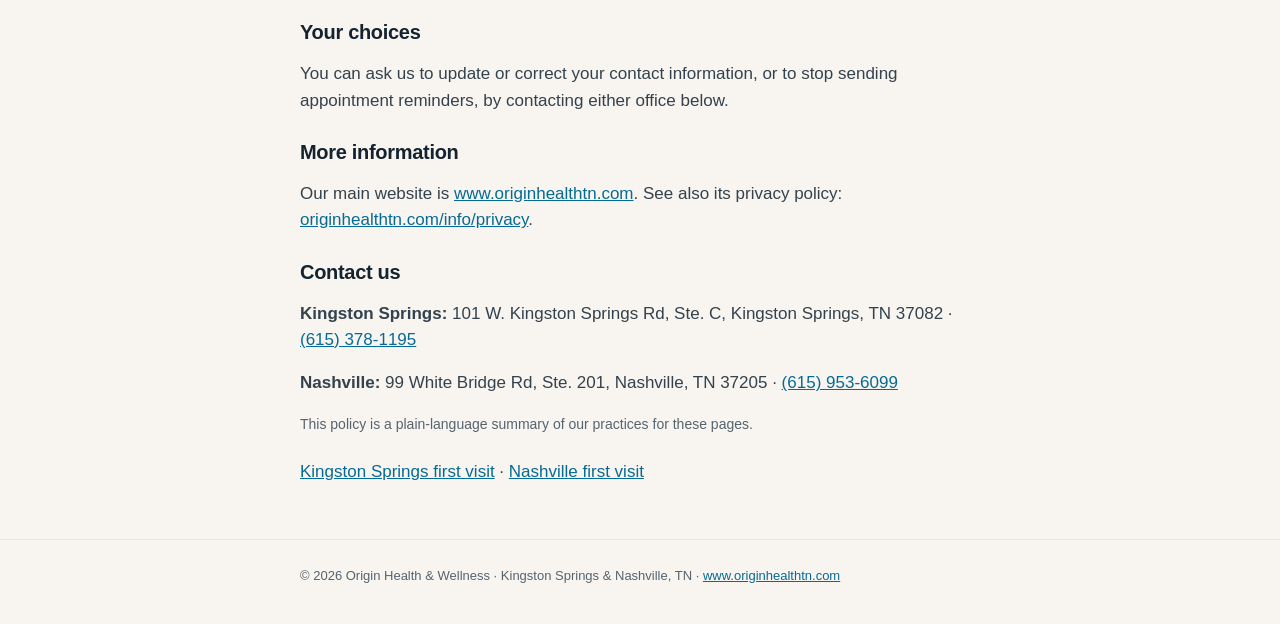
<file: privacy/index.html>
<!doctype html>
<html lang="en"><head>
<meta charset="utf-8"><meta name="viewport" content="width=device-width,initial-scale=1">
<title>Privacy Policy | Origin Health &amp; Wellness Offer Pages</title>
<meta name="robots" content="noindex">
<link rel="stylesheet" href="../style.css">
<style>body{padding-bottom:0}main h2{font-size:20px;margin:26px 0 8px}main p,main li{color:#33424d}</style>
</head><body>
<header class="top"><div class="wrap">
<a class="logo" href="../"><img src="../img/logo.png" alt="Origin Health &amp; Wellness logo" width="44" height="46"><span>Origin Health &amp; Wellness<small>Kingston Springs &amp; Nashville, TN</small></span></a>
</div></header>
<main><section><div class="wrap">
<h1 style="font-size:30px">Privacy Policy</h1>
<p class="muted">Last updated: November 14, 2026</p>

<p>This policy explains how Origin Health &amp; Wellness (&ldquo;we,&rdquo; &ldquo;us&rdquo;) handles information on these offer pages for our Kingston Springs and Nashville offices, and when you book, call, or text us from them.</p>

<h2>Information collected on these pages</h2>
<p>These pages do not have their own sign-up forms. Like most websites, our hosting provider (GitHub Pages) may automatically record basic technical information, such as IP address, browser type, and the time of your visit, for security and reliability.</p>

<h2>Meta (Facebook/Instagram) pixel</h2>
<p>These pages use the Meta pixel, a small piece of code from Meta Platforms, to help us measure how well our Facebook and Instagram ads work. The pixel may record that you viewed a page and that you tapped buttons such as &ldquo;Book,&rdquo; &ldquo;Call,&rdquo; or &ldquo;Text,&rdquo; or reached the scheduler section. Meta may use cookies and similar technologies, along with information it already has about you, to provide this measurement. Meta&rsquo;s use of this information is governed by the <a href="https://www.facebook.com/privacy/policy/" target="_blank" rel="noopener">Meta Privacy Policy</a>. You can manage ad preferences in your Facebook or Instagram settings.</p>
<p>The pixel does not receive what you type into the booking scheduler, such as your name, contact details, or reason for visit.</p>

<h2>Online booking through third-party schedulers</h2>
<p>Booking on these pages is handled by third-party scheduling services that work on our behalf:</p>
<ul>
<li><b>Kingston Springs:</b> Sked (<a href="https://sked.life/privacy-policy/" target="_blank" rel="noopener">Sked privacy policy</a>)</li>
<li><b>Nashville:</b> ChiroHD (<a href="https://www.chirohd.com/web/website-privacy-policy" target="_blank" rel="noopener">ChiroHD privacy policy</a>)</li>
</ul>
<p>To book, the scheduler may ask for information such as your name, phone number, email address, date of birth, preferred appointment time, and reason for your visit. That information is collected and stored by the scheduling service so we can schedule and prepare for your appointment. Each service also has its own privacy policy and terms.</p>

<h2>Calling or texting us</h2>
<p>The Call and Text buttons open your phone&rsquo;s own calling or messaging app. Calls and texts go directly to our office. Standard message and data rates from your carrier may apply.</p>

<h2>How we use your information</h2>
<ul>
<li>To schedule, confirm, and remind you about your appointment</li>
<li>To contact you about your visit or answer your questions</li>
<li>To provide care if you become a patient</li>
<li>To understand which of our ads and pages are working</li>
</ul>
<p>Health information you share as a patient is handled in accordance with applicable law, including HIPAA, and our Notice of Privacy Practices, available at our offices.</p>

<h2>We do not sell your information</h2>
<p>We do not sell, rent, or trade your personal information. We share it only with service providers who help us run our practice, such as our scheduling software, or when required by law.</p>

<h2>Your choices</h2>
<p>You can ask us to update or correct your contact information, or to stop sending appointment reminders, by contacting either office below.</p>

<h2>More information</h2>
<p>Our main website is <a href="https://www.originhealthtn.com/">www.originhealthtn.com</a>. See also its privacy policy: <a href="https://www.originhealthtn.com/info/privacy/">originhealthtn.com/info/privacy</a>.</p>

<h2>Contact us</h2>
<p><b>Kingston Springs:</b> 101 W. Kingston Springs Rd, Ste. C, Kingston Springs, TN 37082 &middot; <a href="tel:+16153781195">(615) 378-1195</a></p>
<p><b>Nashville:</b> 99 White Bridge Rd, Ste. 201, Nashville, TN 37205 &middot; <a href="tel:+16159536099">(615) 953-6099</a></p>

<p class="muted" style="font-size:14px">This policy is a plain-language summary of our practices for these pages.</p>
<p style="margin-top:24px"><a href="../">Kingston Springs first visit</a> &middot; <a href="../nashville/">Nashville first visit</a></p>
</div></section></main>
<footer><div class="wrap"><p>&copy; 2026 Origin Health &amp; Wellness &middot; Kingston Springs &amp; Nashville, TN &middot; <a href="https://www.originhealthtn.com/">www.originhealthtn.com</a></p></div></footer>
</body></html>
</file>
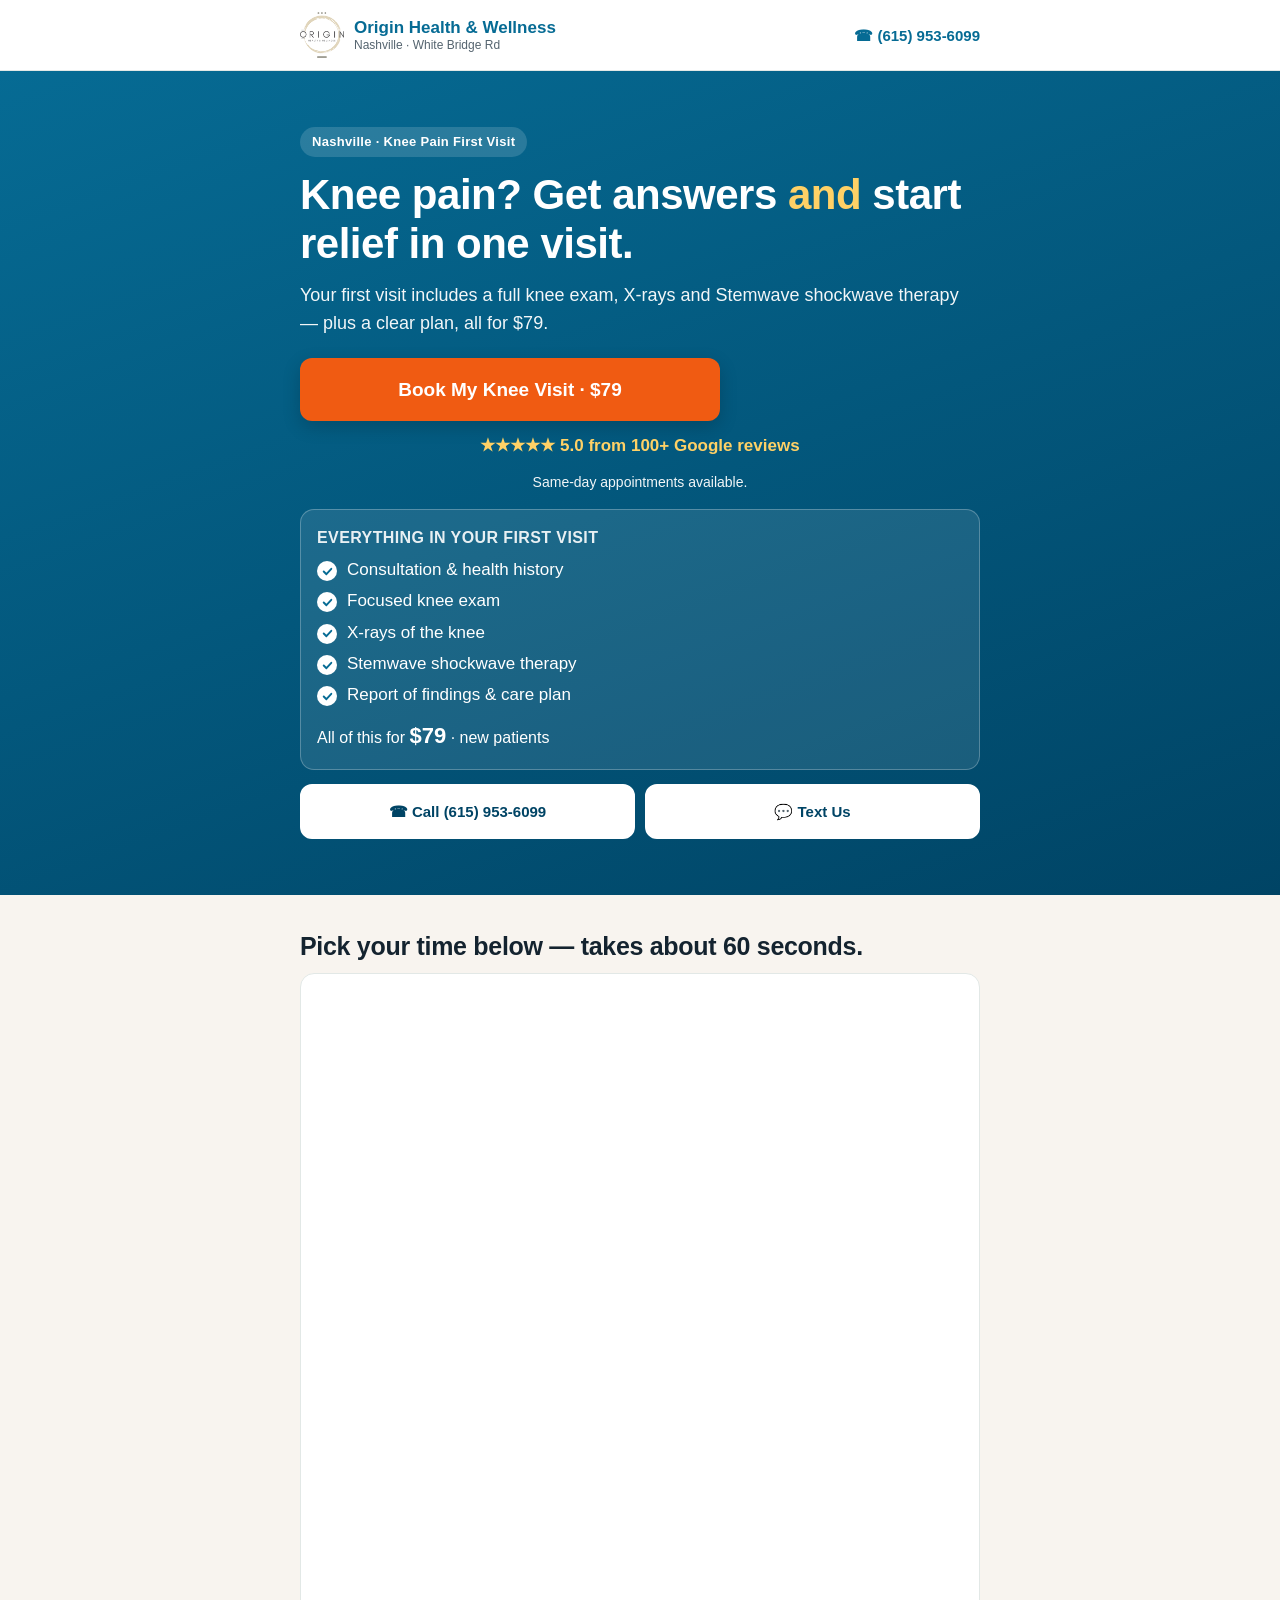
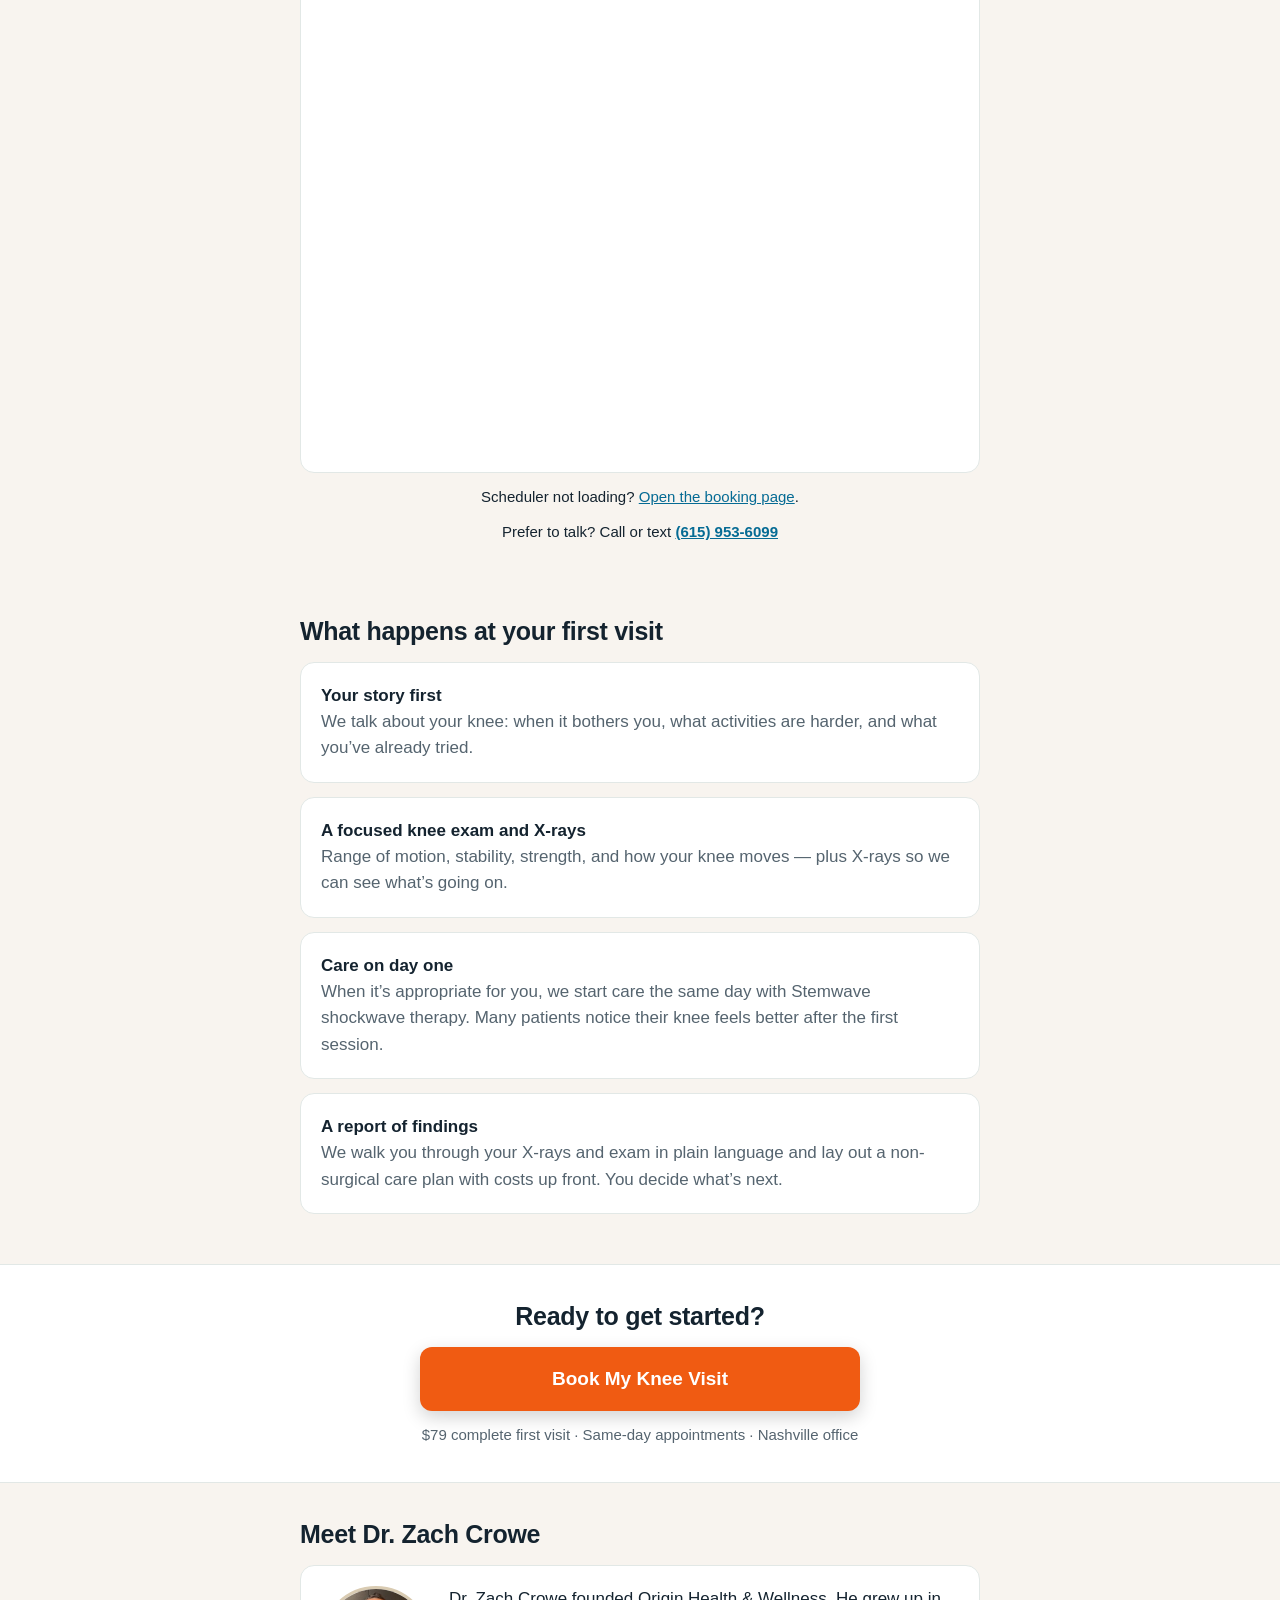
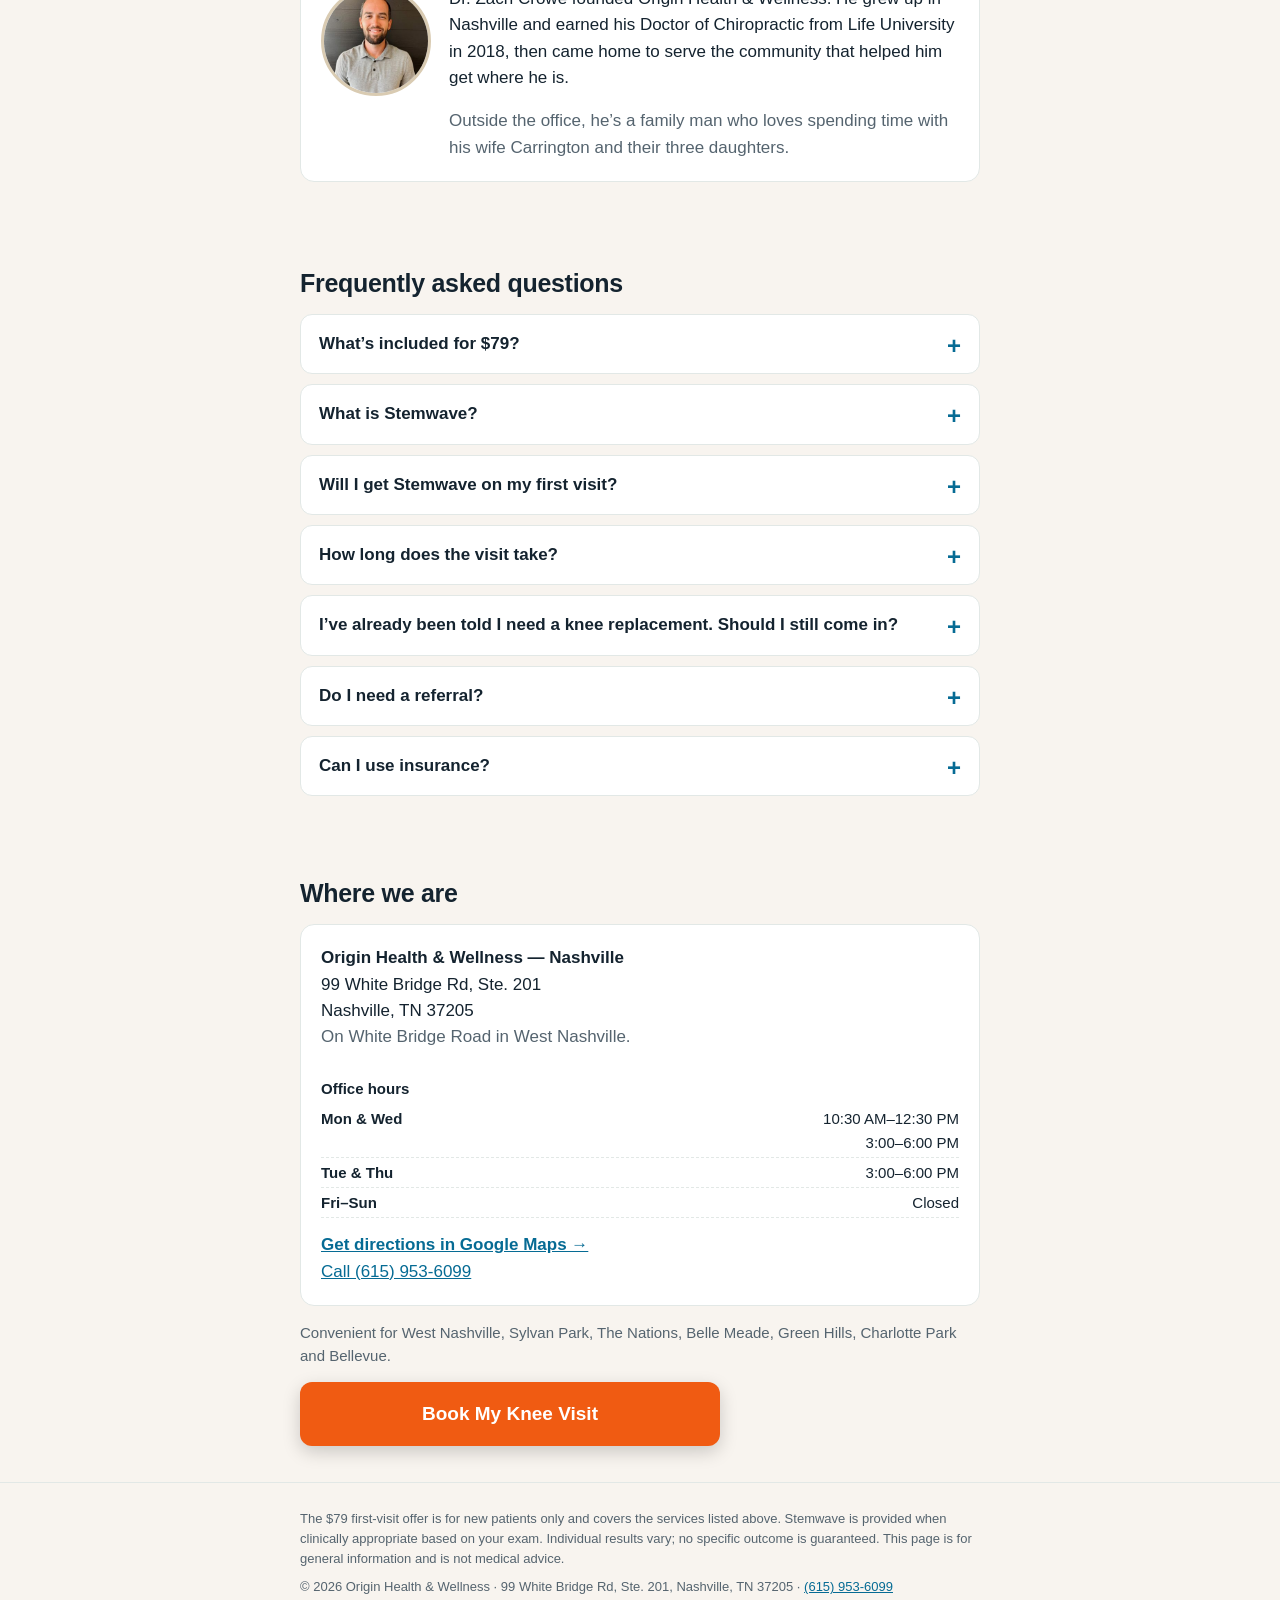
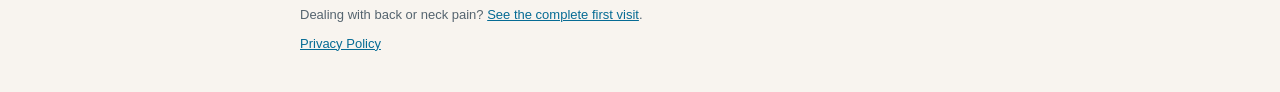
<file: nashville/knee/index.html>
<!doctype html>
<html lang="en"><head>
<meta charset="utf-8"><meta name="viewport" content="width=device-width,initial-scale=1,viewport-fit=cover">
<title>Complete Knee Pain First Visit | Non-Surgical Knee Care in Nashville, TN</title>
<meta name="description" content="One first visit for knee pain in Nashville: consultation, knee exam, X-rays, Stemwave shockwave therapy and a report of findings with your care plan.">
<meta property="og:title" content="Complete Knee Pain First Visit | Non-Surgical Knee Care in Nashville, TN"><meta property="og:description" content="One first visit for knee pain in Nashville: consultation, knee exam, X-rays, Stemwave shockwave therapy and a report of findings with your care plan."><meta property="og:type" content="website">
<meta name="theme-color" content="#0f5e6e">
<link rel="preconnect" href="https://intake.chirohd.com">
<link rel="stylesheet" href="../../style.css">
<script>
!function(f,b,e,v,n,t,s){if(f.fbq)return;n=f.fbq=function(){n.callMethod?n.callMethod.apply(n,arguments):n.queue.push(arguments)};if(!f._fbq)f._fbq=n;n.push=n;n.loaded=!0;n.version='2.0';n.queue=[];t=b.createElement(e);t.async=!0;t.src=v;s=b.getElementsByTagName(e)[0];s.parentNode.insertBefore(t,s)}(window,document,'script','https://connect.facebook.net/en_US/fbevents.js');
fbq.disablePushState=true;fbq('init','791773248585047');fbq('track','PageView');
</script>
<noscript><img height="1" width="1" style="display:none" alt="" src="https://www.facebook.com/tr?id=791773248585047&ev=PageView&noscript=1"></noscript>
</head><body data-offer="knee_nash">
<header class="top"><div class="wrap">
<a class="logo" href="./"><img src="../../img/logo.png" alt="Origin Health &amp; Wellness logo" width="44" height="46"><span>Origin Health &amp; Wellness<small>Nashville &middot; White Bridge Rd</small></span></a>
<a class="call" data-ev="call" href="tel:+16159536099">&#9742; (615) 953-6099</a>
</div></header>

<main>
<section class="hero"><div class="wrap">
<span class="eyebrow">Nashville &middot; Knee Pain First Visit</span>
<h1>Knee pain? Get answers <em>and</em> start relief in one visit.</h1>
<p class="lead">Your first visit includes a full knee exam, X-rays and Stemwave shockwave therapy &mdash; plus a clear plan, all for <span data-offer="price">$79</span>.</p>
<a class="btn" href="#book">Book My Knee Visit &middot; <span data-offer="price">$79</span></a>
<p class="reviews">&#9733;&#9733;&#9733;&#9733;&#9733; 5.0 from 100+ Google reviews</p>
<p class="spots">Same-day appointments available.</p>
<div class="stack"><p class="stack-h">Everything in your first visit</p><ul class="checks"><li>Consultation &amp; health history</li><li>Focused knee exam</li><li>X-rays of the knee</li><li>Stemwave shockwave therapy</li><li>Report of findings &amp; care plan</li></ul>
<p class="stack-p">All of this for <b><span data-offer="price">$79</span></b> &middot; new patients</p></div>
<div class="contact-row"><a class="btn alt-btn" data-ev="call" href="tel:+16159536099">&#9742; Call (615) 953-6099</a><a class="btn alt-btn" data-ev="text" href="sms:+16159536099?&amp;body=Hi%2C%20I%27m%20interested%20in%20the%20knee%20first%20visit">&#128172; Text Us</a></div>
</div></section>

<section class="book" id="book"><div class="wrap">
<h2>Pick your time below &mdash; takes about 60 seconds.</h2>
<iframe src="https://intake.chirohd.com/new-patient-scheduling/507/origin-health-wellness-nashville" title="Book your Nashville appointment online"></iframe>
<p class="alt">Scheduler not loading? <a data-ev="bookext" href="https://intake.chirohd.com/new-patient-scheduling/507/origin-health-wellness-nashville" target="_blank" rel="noopener">Open the booking page</a>.</p>
<p class="alt">Prefer to talk? Call or text <a data-ev="call" href="tel:+16159536099"><b>(615) 953-6099</b></a></p>
</div></section>

<section class="light"><div class="wrap">

<h2>What happens at your first visit</h2>
<div class="card"><b>Your story first</b><br><span class="muted">We talk about your knee: when it bothers you, what activities are harder, and what you&rsquo;ve already tried.</span></div><div class="card"><b>A focused knee exam and X-rays</b><br><span class="muted">Range of motion, stability, strength, and how your knee moves &mdash; plus X-rays so we can see what&rsquo;s going on.</span></div><div class="card"><b>Care on day one</b><br><span class="muted">When it&rsquo;s appropriate for you, we start care the same day with Stemwave shockwave therapy. Many patients notice their knee feels better after the first session.</span></div><div class="card"><b>A report of findings</b><br><span class="muted">We walk you through your X-rays and exam in plain language and lay out a non-surgical care plan with costs up front. You decide what&rsquo;s next.</span></div>
</div></section>

<section class="mid"><div class="wrap">
<h2>Ready to get started?</h2>
<a class="btn" href="#book">Book My Knee Visit</a>
<p><span data-offer="price">$79</span> complete first visit &middot; Same-day appointments &middot; Nashville office</p>
</div></section>

<section><div class="wrap">
<h2>Meet Dr. Zach Crowe</h2>
<div class="card doc"><img src="../../img/dr-zach.jpg" alt="Dr. Zach Crowe" width="110" height="110" loading="lazy">
<div><p style="margin-top:0">Dr. Zach Crowe founded Origin Health &amp; Wellness. He grew up in Nashville and earned his Doctor of Chiropractic from Life University in 2018, then came home to serve the community that helped him get where he is.</p>
<p class="muted" style="margin-bottom:0">Outside the office, he&rsquo;s a family man who loves spending time with his wife Carrington and their three daughters.</p></div></div>
</div></section>

<section><div class="wrap">
<h2>Frequently asked questions</h2>
<details><summary>What&rsquo;s included for <span data-offer="price">$79</span>?</summary><p>Your consultation, knee exam, X-rays, Stemwave shockwave therapy, and a report of findings with your care plan. It&rsquo;s a complete first visit, not just a screening.</p></details><details><summary>What is Stemwave?</summary><p>Stemwave is a non-invasive acoustic (shockwave) therapy applied to the area that hurts. There are no needles or medications, and many patients feel relief after a session.</p></details><details><summary>Will I get Stemwave on my first visit?</summary><p>Yes, as long as the exam shows it&rsquo;s appropriate for you. If something in your exam or X-rays means another approach is better, we&rsquo;ll explain why.</p></details><details><summary>How long does the visit take?</summary><p>Plan on about an hour to an hour and a half for your first visit.</p></details><details><summary>I&rsquo;ve already been told I need a knee replacement. Should I still come in?</summary><p>Many people want to understand all of their options before deciding on surgery. The visit gives you more information; it doesn&rsquo;t replace your surgeon&rsquo;s advice, and the decision is always yours.</p></details><details><summary>Do I need a referral?</summary><p>No referral is needed. You can book online or by calling the office.</p></details><details><summary>Can I use insurance?</summary><p>The <span data-offer="price">$79</span> first visit is a flat cash price. Call the office if you have questions about using insurance for ongoing care.</p></details>
</div></section>

<section class="loc"><div class="wrap">
<h2>Where we are</h2>
<div class="card">
<b>Origin Health &amp; Wellness &mdash; Nashville</b><br>99 White Bridge Rd, Ste. 201<br>Nashville, TN 37205<br>
<span class="muted">On White Bridge Road in West Nashville.</span><br><br>
<div class="hours"><b>Office hours</b><div><span>Mon &amp; Wed</span><span>10:30 AM&ndash;12:30 PM<br>3:00&ndash;6:00 PM</span></div><div><span>Tue &amp; Thu</span><span>3:00&ndash;6:00 PM</span></div><div><span>Fri&ndash;Sun</span><span>Closed</span></div></div>
<a class="map" href="https://www.google.com/maps/search/?api=1&amp;query=Origin+Health+%26+Wellness%2C+99+White+Bridge+Rd+Ste+201%2C+Nashville%2C+TN+37205" target="_blank" rel="noopener">Get directions in Google Maps &rarr;</a><br>
<a data-ev="call" href="tel:+16159536099">Call (615) 953-6099</a>
</div>
<p class="muted" style="font-size:15px">Convenient for West Nashville, Sylvan Park, The Nations, Belle Meade, Green Hills, Charlotte Park and Bellevue.</p>
<a class="btn" href="#book">Book My Knee Visit</a>
</div></section>
</main>

<footer><div class="wrap">
<p>The <span data-offer="price">$79</span> first-visit offer is for new patients only and covers the services listed above. Stemwave is provided when clinically appropriate based on your exam. Individual results vary; no specific outcome is guaranteed. This page is for general information and is not medical advice.</p>
<p>&copy; 2026 Origin Health &amp; Wellness &middot; 99 White Bridge Rd, Ste. 201, Nashville, TN 37205 &middot; <a data-ev="call" href="tel:+16159536099">(615) 953-6099</a></p>
<p>Dealing with back or neck pain? <a href="../../nashville/">See the complete first visit</a>.</p>
<p><a href="../../privacy/">Privacy Policy</a></p>
</div></footer>

<div class="sticky"><a class="btn" href="#book">Book &middot; <span data-offer="price">$79</span></a><a class="btn call" data-ev="call" href="tel:+16159536099">&#9742; Call</a></div>
<script src="../../offer.js"></script>
<script src="../../pixel-events.js"></script>
</body></html>
</file>
<file: style.css>
:root{--ink:#14232f;--muted:#55646f;--brand:#066b94;--brand-d:#004465;--cta:#f05b12;--cta-d:#d24c0b;--bg:#f8f4ef;--sand:#d9cbb2;--card:#fff;--line:#e2e8e6;--r:14px}
*{box-sizing:border-box}html{scroll-behavior:smooth}
body{margin:0;font-family:-apple-system,BlinkMacSystemFont,"Segoe UI",Roboto,Helvetica,Arial,sans-serif;color:var(--ink);background:var(--bg);line-height:1.55;font-size:17px;padding-bottom:84px}
a{color:var(--brand)}img{max-width:100%}
.wrap{max-width:720px;margin:0 auto;padding:0 20px}
header.top{background:#fff;border-bottom:1px solid var(--line)}
header.top .wrap{display:flex;justify-content:space-between;align-items:center;padding:12px 20px;gap:12px}
.logo{font-weight:800;color:var(--brand);text-decoration:none;font-size:17px;line-height:1.2}
.logo small{display:block;font-weight:500;color:var(--muted);font-size:12px}
.call{font-weight:700;text-decoration:none;font-size:15px;white-space:nowrap}
.hero{background:linear-gradient(160deg,var(--brand) 0%,var(--brand-d) 100%);color:#fff;padding:34px 0 38px}
.eyebrow{display:inline-block;background:rgba(255,255,255,.15);border-radius:99px;padding:5px 12px;font-size:13px;font-weight:600;letter-spacing:.3px;margin-bottom:14px}
h1{font-size:31px;line-height:1.15;margin:0 0 14px;letter-spacing:-.5px}
.hero p.lead{font-size:18px;margin:0 0 20px;opacity:.95}
.price{display:flex;align-items:baseline;gap:10px;margin:0 0 18px;flex-wrap:wrap}
.price b{font-size:44px;line-height:1}.price s{opacity:.75;font-size:18px}.price span{font-size:15px;opacity:.9}
.btn{display:block;text-align:center;background:var(--cta);color:#fff;text-decoration:none;font-weight:800;font-size:19px;padding:17px 20px;border-radius:12px;box-shadow:0 6px 18px rgba(0,0,0,.18);transition:background .15s}
.btn:hover,.btn:focus{background:var(--cta-d)}
.btn.ghost{background:transparent;color:#fff;border:2px solid rgba(255,255,255,.6);box-shadow:none;font-size:16px;padding:12px;margin-top:10px}
.spots{font-size:14px;margin:12px 0 0;text-align:center;opacity:.95}
.checks{list-style:none;padding:0;margin:0 0 22px}
.checks li{position:relative;padding-left:30px;margin:7px 0}
.checks li:before{content:"";position:absolute;left:0;top:4px;width:20px;height:20px;border-radius:50%;background:#fff url("data:image/svg+xml,%3Csvg xmlns='http://www.w3.org/2000/svg' viewBox='0 0 24 24' fill='none' stroke='%23066b94' stroke-width='3.5' stroke-linecap='round' stroke-linejoin='round'%3E%3Cpath d='M5 12l5 5 9-10'/%3E%3C/svg%3E") center/13px no-repeat}
section{padding:36px 0}
h2{font-size:25px;line-height:1.2;margin:0 0 16px;letter-spacing:-.3px}
.card{background:var(--card);border:1px solid var(--line);border-radius:var(--r);padding:20px;margin:0 0 14px}
.light .checks li:before{background-color:var(--brand);background-image:url("data:image/svg+xml,%3Csvg xmlns='http://www.w3.org/2000/svg' viewBox='0 0 24 24' fill='none' stroke='%23fff' stroke-width='3.5' stroke-linecap='round' stroke-linejoin='round'%3E%3Cpath d='M5 12l5 5 9-10'/%3E%3C/svg%3E")}
.steps{counter-reset:s;list-style:none;padding:0;margin:0}
.steps li{counter-increment:s;position:relative;padding:0 0 18px 54px}
.steps li:before{content:counter(s);position:absolute;left:0;top:0;width:38px;height:38px;border-radius:50%;background:var(--brand);color:#fff;font-weight:800;display:flex;align-items:center;justify-content:center}
.steps b{display:block;font-size:18px}
.compare{display:grid;grid-template-columns:1fr 1fr;gap:12px;margin:0 0 16px}
.compare div{background:#fff;border:1px solid var(--line);border-radius:var(--r);padding:16px}
.compare .hi{border:2px solid var(--brand)}
.compare strong{display:block;font-size:22px}
.compare small{color:var(--muted)}
details{background:#fff;border:1px solid var(--line);border-radius:12px;margin:0 0 10px;padding:0 18px}
summary{cursor:pointer;font-weight:700;padding:16px 0;list-style:none;position:relative;padding-right:24px}
summary::-webkit-details-marker{display:none}
summary:after{content:"+";position:absolute;right:0;top:12px;font-size:24px;color:var(--brand)}
details[open] summary:after{content:"–"}
details p{margin:0 0 16px;color:var(--muted)}
.mid{background:#fff;border-top:1px solid var(--line);border-bottom:1px solid var(--line);text-align:center}
.mid .btn{max-width:440px;margin:0 auto}
.mid p{color:var(--muted);margin:12px 0 0;font-size:15px}
.book iframe{width:100%;height:1100px;border:1px solid var(--line);border-radius:var(--r);background:#fff;display:block}
.book .alt{text-align:center;font-size:15px;margin:12px 0 0}
.loc a.map{font-weight:700}
footer{font-size:13px;color:var(--muted);padding:26px 0 30px;border-top:1px solid var(--line)}
footer p{margin:0 0 8px}
.sticky{position:fixed;left:0;right:0;bottom:0;background:rgba(255,255,255,.97);border-top:1px solid var(--line);padding:10px 14px calc(10px + env(safe-area-inset-bottom));z-index:50;box-shadow:0 -4px 14px rgba(0,0,0,.08)}
.sticky .btn{max-width:520px;margin:0 auto;padding:14px;font-size:18px}
.muted{color:var(--muted)}
@media(min-width:760px){h1{font-size:42px}.hero{padding:56px 0}body{padding-bottom:0}.sticky{display:none}.btn{max-width:420px}}

.logo{display:flex;align-items:center;gap:10px}.logo img{width:44px;height:auto}
.doc{display:flex;gap:18px;align-items:flex-start}.doc img{width:110px;height:110px;border-radius:50%;object-fit:cover;flex:none;border:3px solid var(--sand)}
.office{width:100%;max-width:360px;display:block;margin:0 auto 16px;border-radius:50%}
@media(max-width:420px){.doc{flex-direction:column;align-items:center;text-align:center}}
.reviews{color:#ffd166;font-weight:700;text-align:center;margin:12px 0 4px}
.contact-row{display:flex;gap:10px;margin-top:10px}
.contact-row .btn{flex:1;background:#fff;color:var(--brand-d);font-size:16px;padding:14px 8px;box-shadow:none;border:2px solid #fff}
.contact-row .btn:hover,.contact-row .btn:focus{background:#eef6f7}
@media(max-width:759px){.sticky{display:flex;gap:10px}}
.sticky .btn{flex:1;margin:0}
.sticky .btn.call{flex:0 0 38%;background:var(--brand);}
.sticky .btn.call:hover{background:var(--brand-d)}
.contact-row .btn{white-space:nowrap;font-size:15px;padding:14px 4px}
/* value-offer drafts */
h1 em{font-style:normal;color:#ffd166}
.hero .btn{margin-top:4px}
.stack{background:rgba(255,255,255,.1);border:1px solid rgba(255,255,255,.25);border-radius:var(--r);padding:16px 16px 6px;margin:16px 0 4px}
.stack-h{font-weight:800;margin:0 0 6px;font-size:16px;text-transform:uppercase;letter-spacing:.4px;opacity:.9}
.stack .checks{margin:0 0 10px}.stack .checks li{margin:5px 0}
.stack-p{margin:0 0 10px;font-size:16px}.stack-p b{font-size:22px}
.book h2{margin-bottom:12px}
.hours{margin:0 0 14px;font-size:15px}.hours b{display:block;margin-bottom:4px}
.hours div{display:flex;justify-content:space-between;gap:12px;border-bottom:1px dashed var(--line);padding:3px 0}
.hours div span:first-child{font-weight:600;white-space:nowrap}.hours div span:last-child{text-align:right}
</file>
